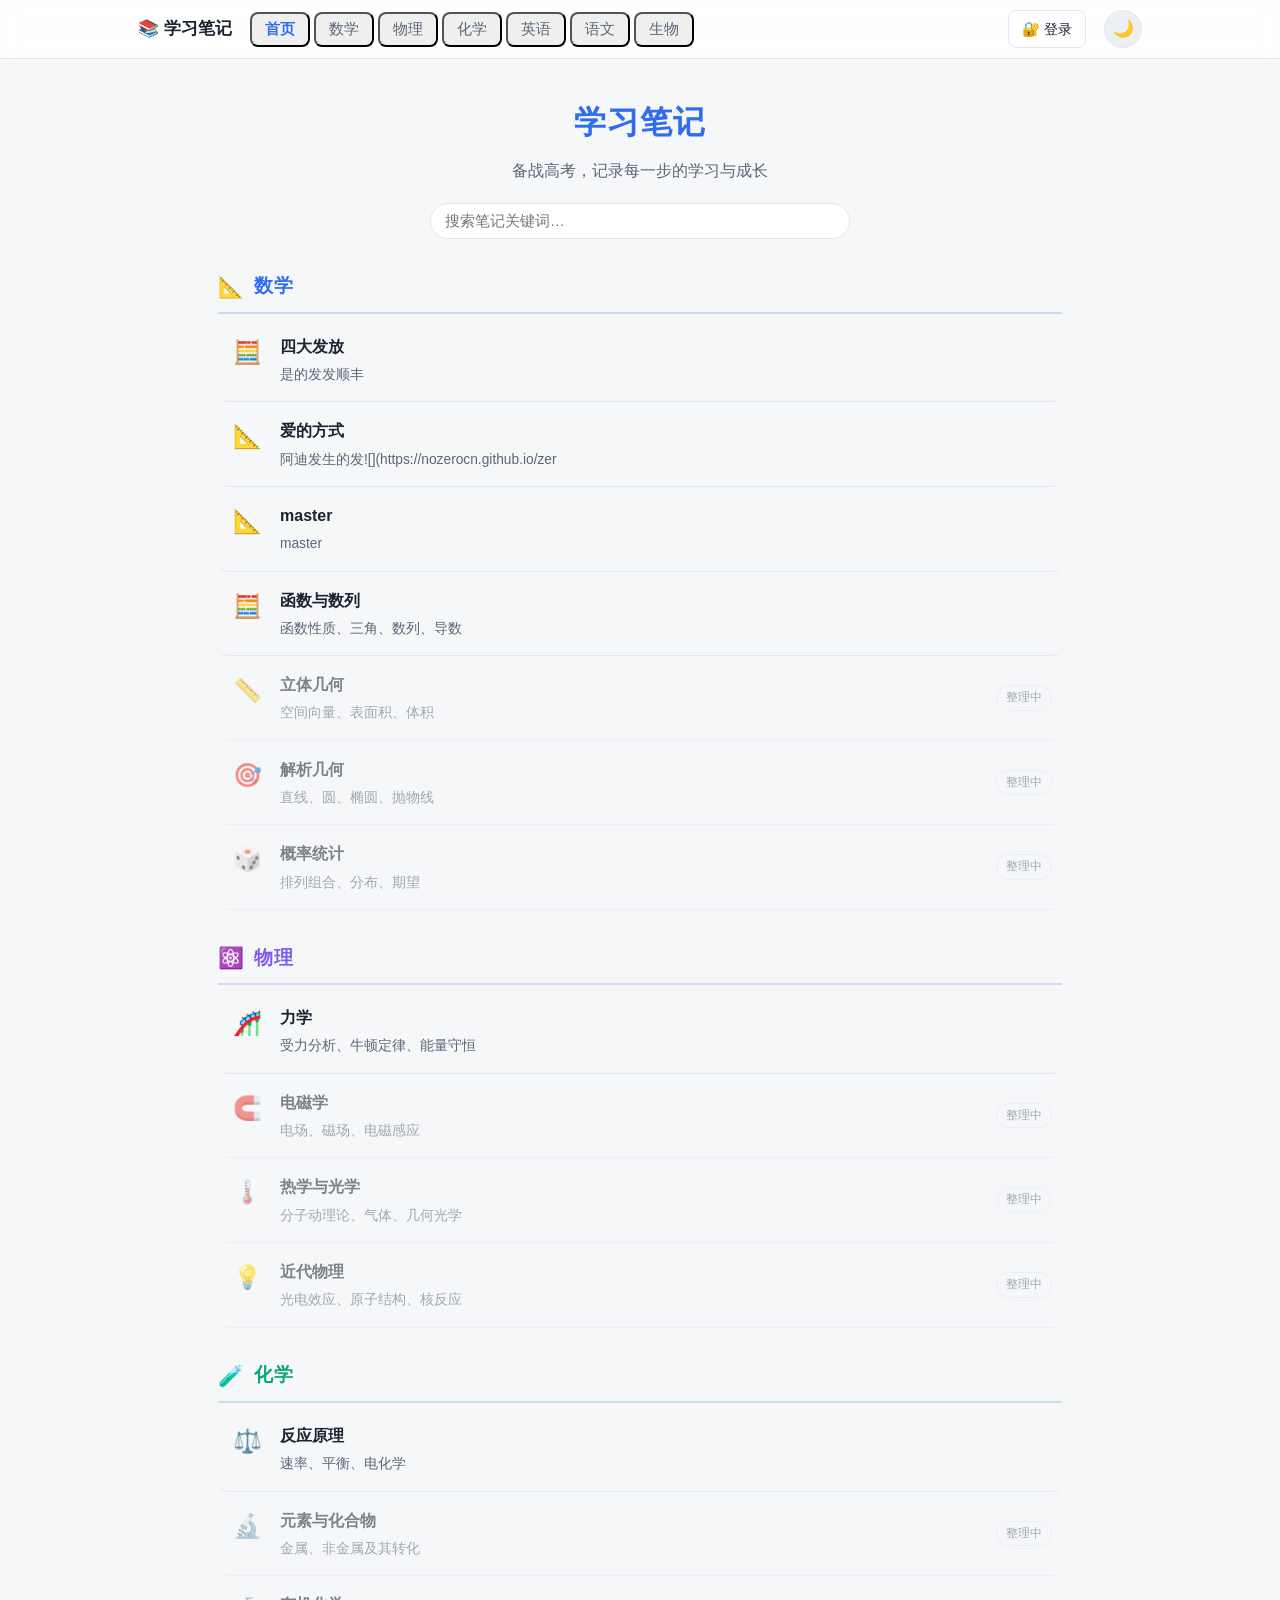
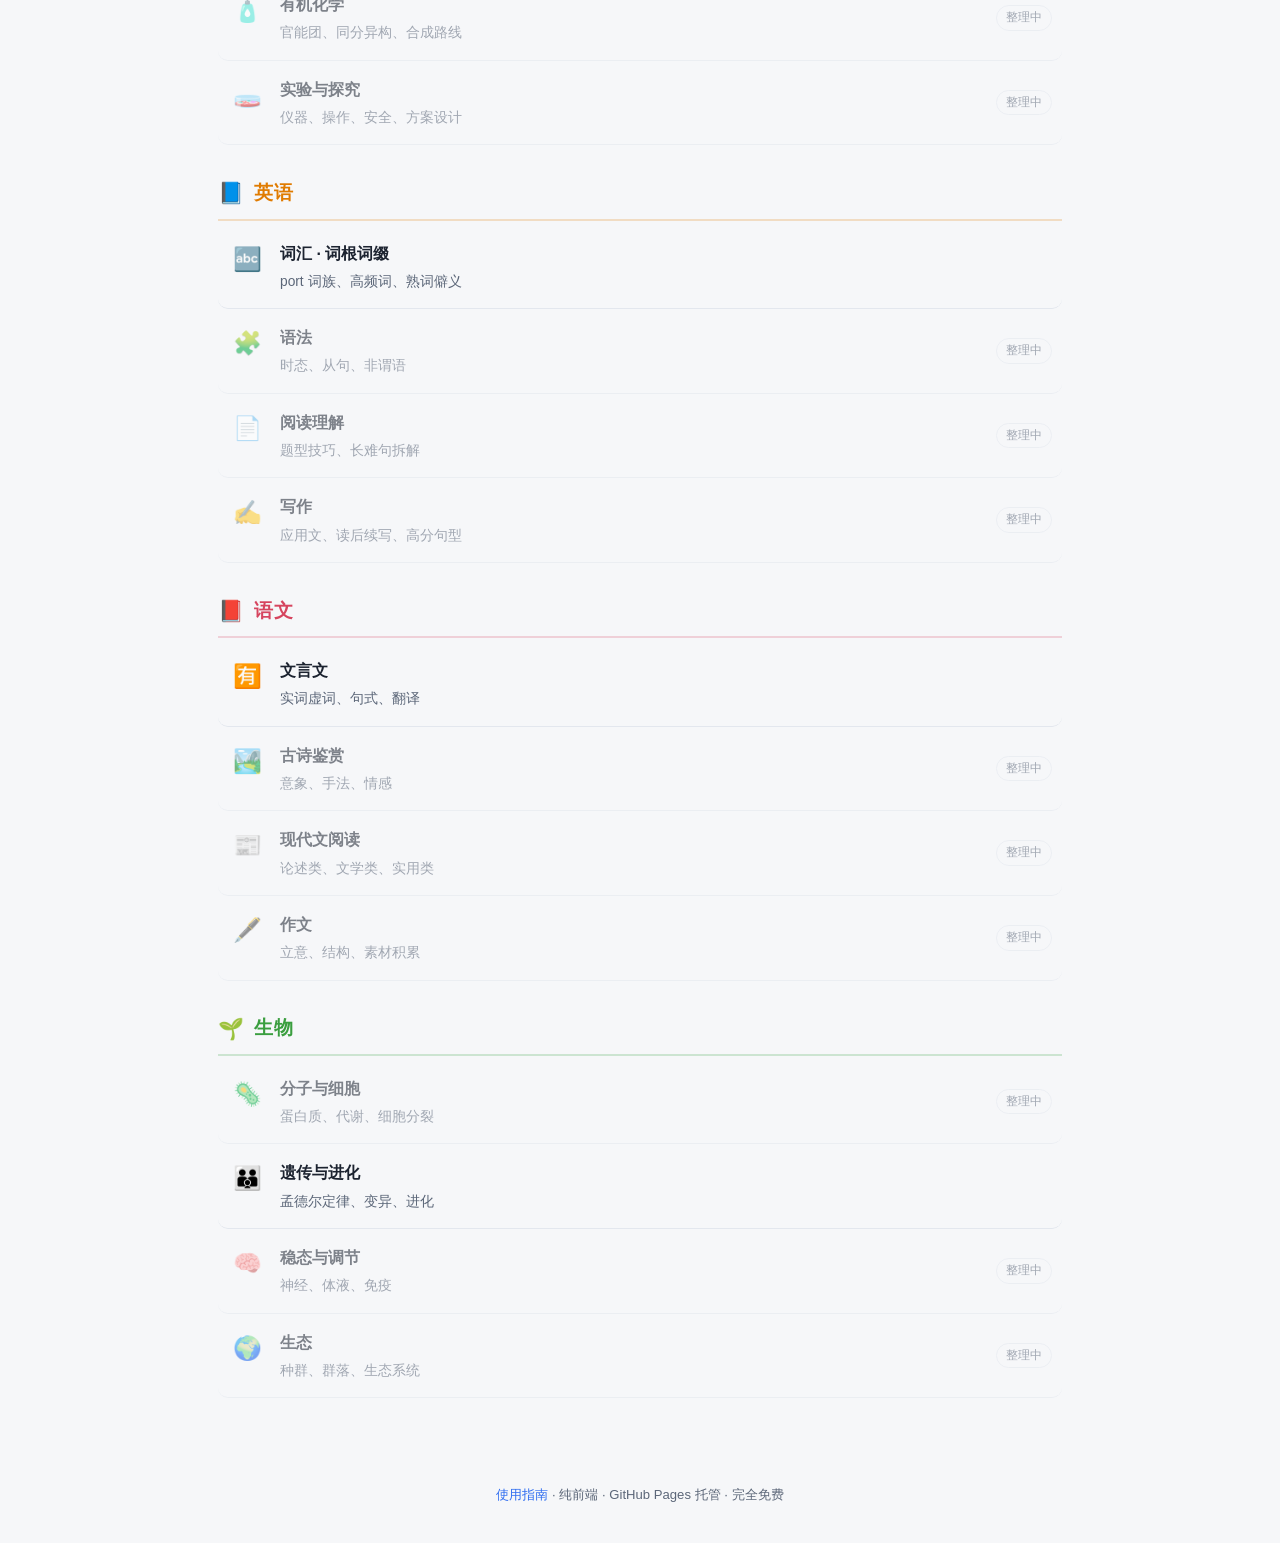
<file: index.html>
<!DOCTYPE html>
<html lang="zh-CN" data-theme="light">
<head>
<meta charset="UTF-8">
<meta name="viewport" content="width=device-width, initial-scale=1.0">
<title>学习笔记</title>
<meta name="description" content="个人学习笔记站：数学、物理、化学、英语、语文、生物">
<script>const t=localStorage.getItem('theme');if(t)document.documentElement.setAttribute('data-theme',t);</script>
<link rel="stylesheet" href="./assets/style.css">
</head>
<body>
<nav class="nav">
  <div class="nav-inner">
    <a class="brand" href="./index.html">📚 学习笔记</a>
    <div class="nav-tabs" id="navTabs"></div>
    <span class="nav-auth" id="navAuth"></span>
    <a class="write-link" href="./submit.html">✍️ 写笔记</a>
    <button id="themeToggle" class="theme-btn" aria-label="切换主题" title="切换亮/暗色">🌙</button>
  </div>
</nav>

<main class="container">
  <section class="hero center" id="hero">
    <h1>学习笔记</h1>
    <p class="sub">备战高考，记录每一步的学习与成长</p>
    <input id="search" class="search wide" type="search" placeholder="搜索笔记关键词…" aria-label="搜索笔记">
  </section>

  <div id="sections"></div>
  <p id="empty" class="empty" hidden>没有找到匹配的笔记。</p>
</main>

<footer class="footer">
  <a href="./notes/welcome.html">使用指南</a> · 纯前端 · GitHub Pages 托管 · 完全免费
</footer>

<script>
/* 内嵌数据兜底：保证本地预览（file://）也能显示；线上以 fetch manifest.json 为准 */
window.EMBEDDED_MANIFEST = {"subjects":[{"id":"math","name":"数学","icon":"📐","color":"#2f6df0","notes":[{"icon":"🧮","slug":"math-algebra","title":"函数与数列","desc":"函数性质、三角、数列、导数"},{"icon":"📏","title":"立体几何","desc":"空间向量、表面积、体积"},{"icon":"🎯","title":"解析几何","desc":"直线、圆、椭圆、抛物线"},{"icon":"🎲","title":"概率统计","desc":"排列组合、分布、期望"}]},{"id":"physics","name":"物理","icon":"⚛️","color":"#7c5cf0","notes":[{"icon":"🎢","slug":"physics-mechanics","title":"力学","desc":"受力分析、牛顿定律、能量守恒"},{"icon":"🧲","title":"电磁学","desc":"电场、磁场、电磁感应"},{"icon":"🌡️","title":"热学与光学","desc":"分子动理论、气体、几何光学"},{"icon":"💡","title":"近代物理","desc":"光电效应、原子结构、核反应"}]},{"id":"chemistry","name":"化学","icon":"🧪","color":"#0fa57f","notes":[{"icon":"⚖️","slug":"chem-principles","title":"反应原理","desc":"速率、平衡、电化学"},{"icon":"🔬","title":"元素与化合物","desc":"金属、非金属及其转化"},{"icon":"🧴","title":"有机化学","desc":"官能团、同分异构、合成路线"},{"icon":"🧫","title":"实验与探究","desc":"仪器、操作、安全、方案设计"}]},{"id":"english","name":"英语","icon":"📘","color":"#e07b00","notes":[{"icon":"🔤","slug":"vocab-port","title":"词汇 · 词根词缀","desc":"port 词族、高频词、熟词僻义"},{"icon":"🧩","title":"语法","desc":"时态、从句、非谓语"},{"icon":"📄","title":"阅读理解","desc":"题型技巧、长难句拆解"},{"icon":"✍️","title":"写作","desc":"应用文、读后续写、高分句型"}]},{"id":"chinese","name":"语文","icon":"📕","color":"#d6455f","notes":[{"icon":"🈶","slug":"chinese-classical","title":"文言文","desc":"实词虚词、句式、翻译"},{"icon":"🏞️","title":"古诗鉴赏","desc":"意象、手法、情感"},{"icon":"📰","title":"现代文阅读","desc":"论述类、文学类、实用类"},{"icon":"🖋️","title":"作文","desc":"立意、结构、素材积累"}]},{"id":"biology","name":"生物","icon":"🌱","color":"#3a9e3f","notes":[{"icon":"🦠","title":"分子与细胞","desc":"蛋白质、代谢、细胞分裂"},{"icon":"👪","slug":"biology-genetics","title":"遗传与进化","desc":"孟德尔定律、变异、进化"},{"icon":"🧠","title":"稳态与调节","desc":"神经、体液、免疫"},{"icon":"🌍","title":"生态","desc":"种群、群落、生态系统"}]}]};
</script>
<script src="./assets/config.js"></script>
<script src="./assets/auth.js"></script>
<script src="./assets/theme.js"></script>
<script src="./assets/app.js"></script>
</body>
</html>
</file>
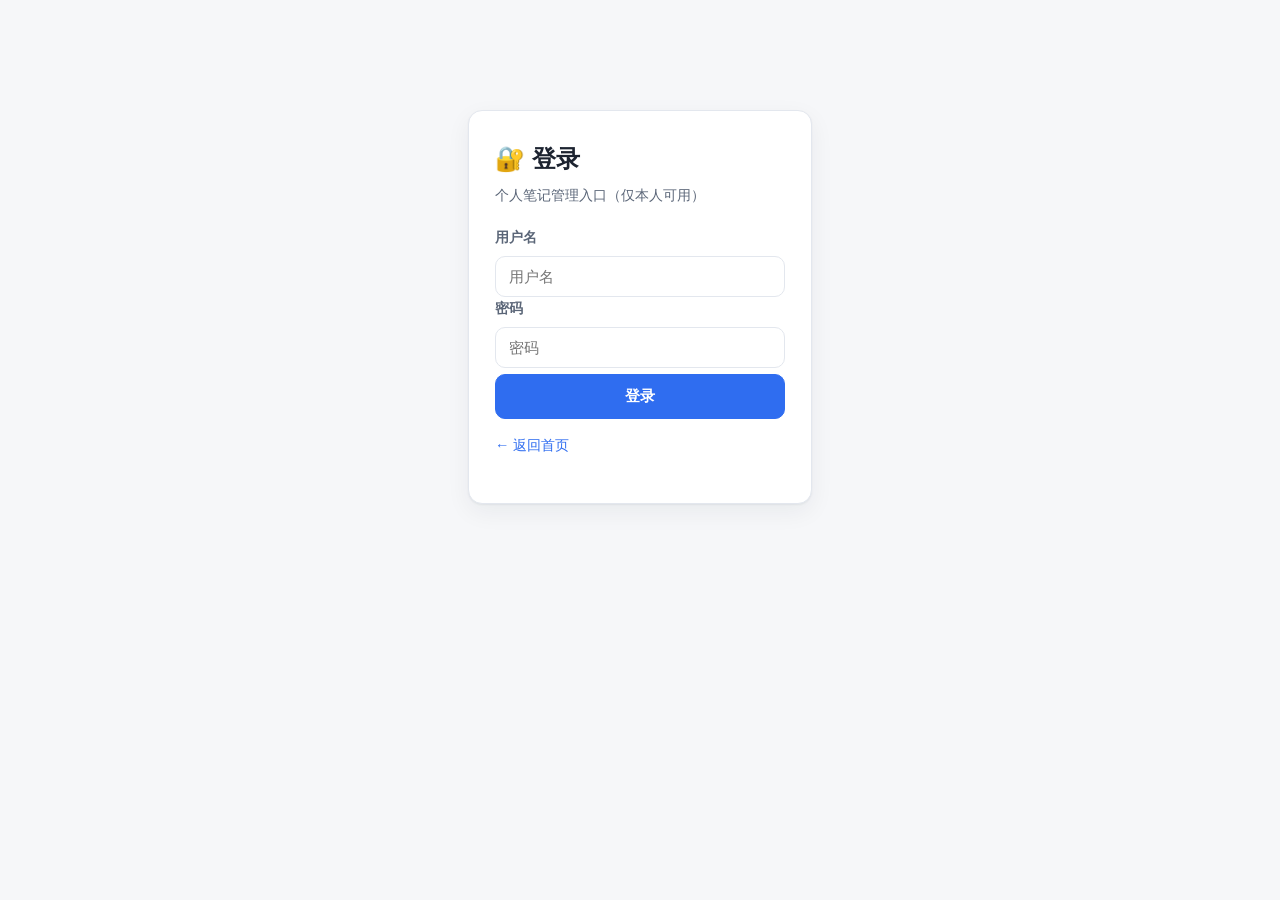
<file: login.html>
<!DOCTYPE html>
<html lang="zh-CN" data-theme="light">
<head>
<meta charset="UTF-8">
<meta name="viewport" content="width=device-width, initial-scale=1.0">
<title>登录 · 学习笔记</title>
<script>const t=localStorage.getItem('theme');if(t)document.documentElement.setAttribute('data-theme',t);</script>
<link rel="stylesheet" href="./assets/style.css">
</head>
<body>
<main class="container login-wrap">
  <div class="login-card">
    <h1>🔐 登录</h1>
    <p class="sub">个人笔记管理入口（仅本人可用）</p>
    <div class="field"><label>用户名</label><input id="u" autocomplete="username" placeholder="用户名"></div>
    <div class="field"><label>密码</label><input id="p" type="password" autocomplete="current-password" placeholder="密码"></div>
    <div class="status" id="st" style="display:none;"></div>
    <button class="btn btn-primary" id="go" style="width:100%;margin-top:6px;">登录</button>
    <a class="back" href="./index.html" style="margin-top:14px;display:inline-block;">← 返回首页</a>
  </div>
</main>
<script src="./assets/config.js"></script>
<script src="./assets/auth.js"></script>
<script src="./assets/theme.js"></script>
<script>
(function(){
  function st(m,t){ var e=document.getElementById('st'); e.className='status '+(t||'err'); e.innerHTML=m; e.style.display='block'; }
  function doLogin(){ var u=document.getElementById('u').value.trim(), p=document.getElementById('p').value;
    if(window.Auth && Auth.login(u,p)){ location.href='./submit.html'; }
    else { st('用户名或密码错误。','err'); } }
  document.getElementById('go').addEventListener('click', doLogin);
  document.getElementById('p').addEventListener('keydown', function(e){ if(e.key==='Enter') doLogin(); });
})();
</script>
</body>
</html>
</file>
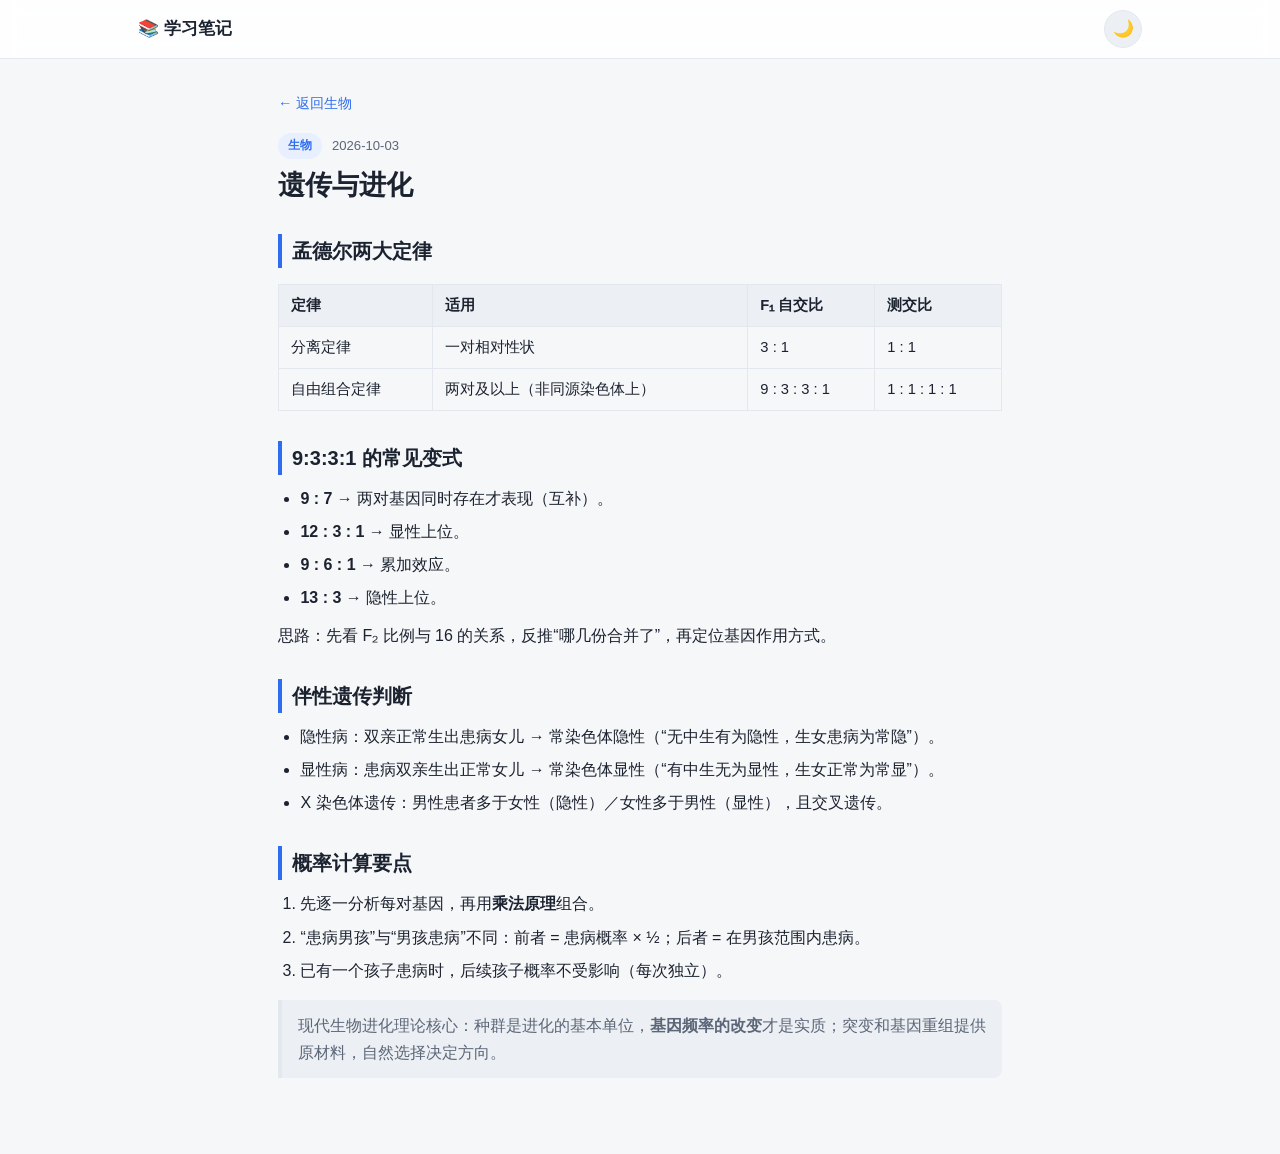
<file: notes/biology-genetics.html>
<!DOCTYPE html>
<html lang="zh-CN" data-theme="light">
<head>
<meta charset="UTF-8">
<meta name="viewport" content="width=device-width, initial-scale=1.0">
<title>生物 · 遗传与进化</title>
<meta name="description" content="孟德尔定律、伴性遗传、概率计算">
<script>const t=localStorage.getItem('theme');if(t)document.documentElement.setAttribute('data-theme',t);</script>
<link rel="stylesheet" href="../assets/style.css">
</head>
<body>
<header class="topbar">
  <div class="topbar-inner">
    <a class="brand" href="../index.html">📚 学习笔记</a>
    <button id="themeToggle" class="theme-btn" aria-label="切换主题" title="切换亮/暗色">🌙</button>
  </div>
</header>

<main class="container reading">
  <a class="back" href="../index.html#biology">← 返回生物</a>
  <article class="note">
    <div class="note-meta"><span class="card-cat">生物</span><span>2026-10-03</span></div>
    <h1>遗传与进化</h1>

    <h2>孟德尔两大定律</h2>
    <table>
      <thead><tr><th>定律</th><th>适用</th><th>F₁ 自交比</th><th>测交比</th></tr></thead>
      <tbody>
        <tr><td>分离定律</td><td>一对相对性状</td><td>3 : 1</td><td>1 : 1</td></tr>
        <tr><td>自由组合定律</td><td>两对及以上（非同源染色体上）</td><td>9 : 3 : 3 : 1</td><td>1 : 1 : 1 : 1</td></tr>
      </tbody>
    </table>

    <h2>9:3:3:1 的常见变式</h2>
    <ul>
      <li><strong>9 : 7</strong> → 两对基因同时存在才表现（互补）。</li>
      <li><strong>12 : 3 : 1</strong> → 显性上位。</li>
      <li><strong>9 : 6 : 1</strong> → 累加效应。</li>
      <li><strong>13 : 3</strong> → 隐性上位。</li>
    </ul>
    <p>思路：先看 F₂ 比例与 16 的关系，反推“哪几份合并了”，再定位基因作用方式。</p>

    <h2>伴性遗传判断</h2>
    <ul>
      <li>隐性病：双亲正常生出患病女儿 → 常染色体隐性（“无中生有为隐性，生女患病为常隐”）。</li>
      <li>显性病：患病双亲生出正常女儿 → 常染色体显性（“有中生无为显性，生女正常为常显”）。</li>
      <li>X 染色体遗传：男性患者多于女性（隐性）／女性多于男性（显性），且交叉遗传。</li>
    </ul>

    <h2>概率计算要点</h2>
    <ol>
      <li>先逐一分析每对基因，再用<strong>乘法原理</strong>组合。</li>
      <li>“患病男孩”与“男孩患病”不同：前者 = 患病概率 × ½；后者 = 在男孩范围内患病。</li>
      <li>已有一个孩子患病时，后续孩子概率不受影响（每次独立）。</li>
    </ol>

    <blockquote>现代生物进化理论核心：种群是进化的基本单位，<strong>基因频率的改变</strong>才是实质；突变和基因重组提供原材料，自然选择决定方向。</blockquote>
  </article>
</main>

<script src="../assets/theme.js"></script>
</body>
</html>
</file>
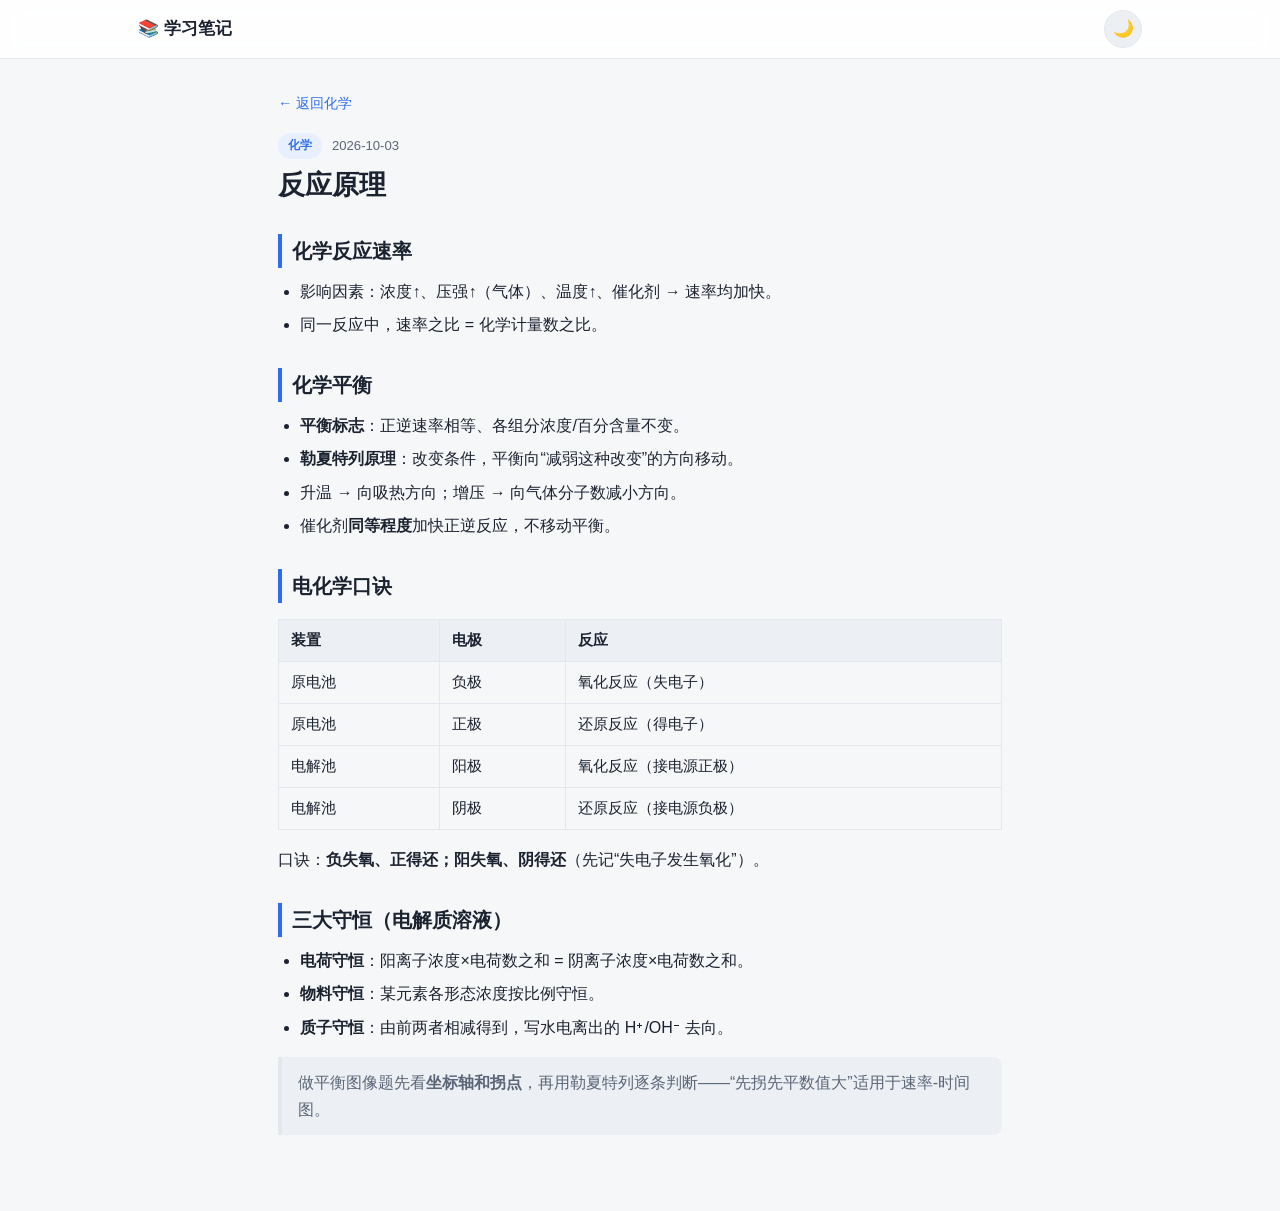
<file: notes/chem-principles.html>
<!DOCTYPE html>
<html lang="zh-CN" data-theme="light">
<head>
<meta charset="UTF-8">
<meta name="viewport" content="width=device-width, initial-scale=1.0">
<title>化学 · 反应原理</title>
<meta name="description" content="速率、平衡、电化学">
<script>const t=localStorage.getItem('theme');if(t)document.documentElement.setAttribute('data-theme',t);</script>
<link rel="stylesheet" href="../assets/style.css">
</head>
<body>
<header class="topbar">
  <div class="topbar-inner">
    <a class="brand" href="../index.html">📚 学习笔记</a>
    <button id="themeToggle" class="theme-btn" aria-label="切换主题" title="切换亮/暗色">🌙</button>
  </div>
</header>

<main class="container reading">
  <a class="back" href="../index.html#chemistry">← 返回化学</a>
  <article class="note">
    <div class="note-meta"><span class="card-cat">化学</span><span>2026-10-03</span></div>
    <h1>反应原理</h1>

    <h2>化学反应速率</h2>
    <ul>
      <li>影响因素：浓度↑、压强↑（气体）、温度↑、催化剂 → 速率均加快。</li>
      <li>同一反应中，速率之比 = 化学计量数之比。</li>
    </ul>

    <h2>化学平衡</h2>
    <ul>
      <li><strong>平衡标志</strong>：正逆速率相等、各组分浓度/百分含量不变。</li>
      <li><strong>勒夏特列原理</strong>：改变条件，平衡向“减弱这种改变”的方向移动。</li>
      <li>升温 → 向吸热方向；增压 → 向气体分子数减小方向。</li>
      <li>催化剂<strong>同等程度</strong>加快正逆反应，不移动平衡。</li>
    </ul>

    <h2>电化学口诀</h2>
    <table>
      <thead><tr><th>装置</th><th>电极</th><th>反应</th></tr></thead>
      <tbody>
        <tr><td>原电池</td><td>负极</td><td>氧化反应（失电子）</td></tr>
        <tr><td>原电池</td><td>正极</td><td>还原反应（得电子）</td></tr>
        <tr><td>电解池</td><td>阳极</td><td>氧化反应（接电源正极）</td></tr>
        <tr><td>电解池</td><td>阴极</td><td>还原反应（接电源负极）</td></tr>
      </tbody>
    </table>
    <p>口诀：<strong>负失氧、正得还；阳失氧、阴得还</strong>（先记“失电子发生氧化”）。</p>

    <h2>三大守恒（电解质溶液）</h2>
    <ul>
      <li><strong>电荷守恒</strong>：阳离子浓度×电荷数之和 = 阴离子浓度×电荷数之和。</li>
      <li><strong>物料守恒</strong>：某元素各形态浓度按比例守恒。</li>
      <li><strong>质子守恒</strong>：由前两者相减得到，写水电离出的 H⁺/OH⁻ 去向。</li>
    </ul>

    <blockquote>做平衡图像题先看<strong>坐标轴和拐点</strong>，再用勒夏特列逐条判断——“先拐先平数值大”适用于速率-时间图。</blockquote>
  </article>
</main>

<script src="../assets/theme.js"></script>
</body>
</html>
</file>
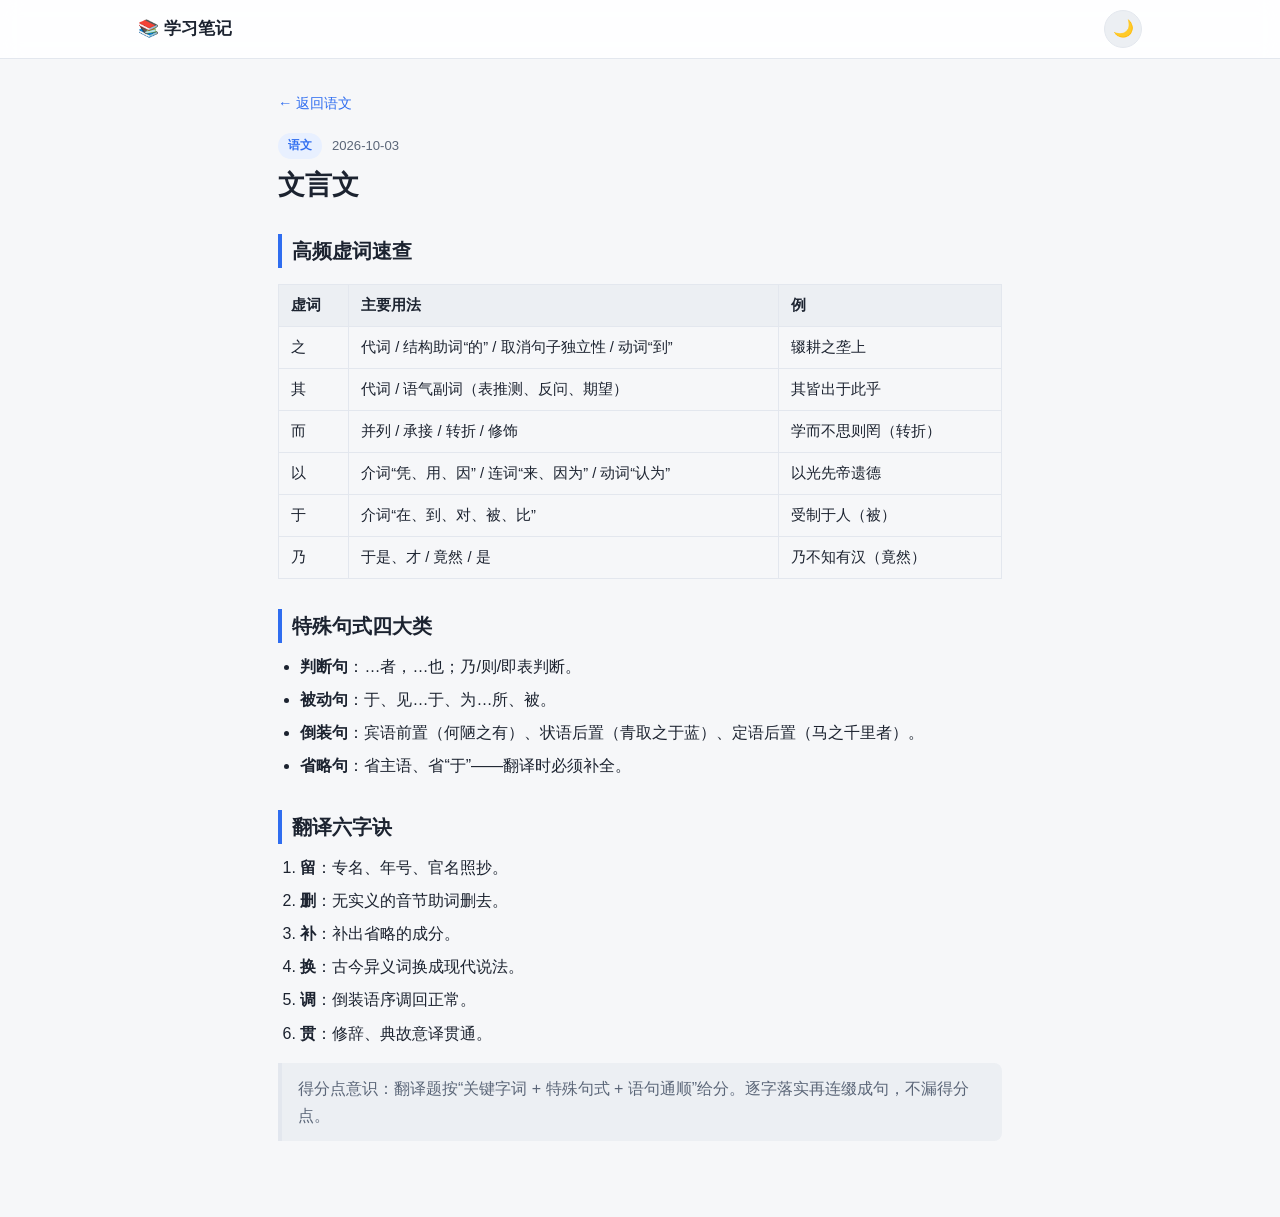
<file: notes/chinese-classical.html>
<!DOCTYPE html>
<html lang="zh-CN" data-theme="light">
<head>
<meta charset="UTF-8">
<meta name="viewport" content="width=device-width, initial-scale=1.0">
<title>语文 · 文言文</title>
<meta name="description" content="实词虚词、句式、翻译">
<script>const t=localStorage.getItem('theme');if(t)document.documentElement.setAttribute('data-theme',t);</script>
<link rel="stylesheet" href="../assets/style.css">
</head>
<body>
<header class="topbar">
  <div class="topbar-inner">
    <a class="brand" href="../index.html">📚 学习笔记</a>
    <button id="themeToggle" class="theme-btn" aria-label="切换主题" title="切换亮/暗色">🌙</button>
  </div>
</header>

<main class="container reading">
  <a class="back" href="../index.html#chinese">← 返回语文</a>
  <article class="note">
    <div class="note-meta"><span class="card-cat">语文</span><span>2026-10-03</span></div>
    <h1>文言文</h1>

    <h2>高频虚词速查</h2>
    <table>
      <thead><tr><th>虚词</th><th>主要用法</th><th>例</th></tr></thead>
      <tbody>
        <tr><td>之</td><td>代词 / 结构助词“的” / 取消句子独立性 / 动词“到”</td><td>辍耕之垄上</td></tr>
        <tr><td>其</td><td>代词 / 语气副词（表推测、反问、期望）</td><td>其皆出于此乎</td></tr>
        <tr><td>而</td><td>并列 / 承接 / 转折 / 修饰</td><td>学而不思则罔（转折）</td></tr>
        <tr><td>以</td><td>介词“凭、用、因” / 连词“来、因为” / 动词“认为”</td><td>以光先帝遗德</td></tr>
        <tr><td>于</td><td>介词“在、到、对、被、比”</td><td>受制于人（被）</td></tr>
        <tr><td>乃</td><td>于是、才 / 竟然 / 是</td><td>乃不知有汉（竟然）</td></tr>
      </tbody>
    </table>

    <h2>特殊句式四大类</h2>
    <ul>
      <li><strong>判断句</strong>：…者，…也；乃/则/即表判断。</li>
      <li><strong>被动句</strong>：于、见…于、为…所、被。</li>
      <li><strong>倒装句</strong>：宾语前置（何陋之有）、状语后置（青取之于蓝）、定语后置（马之千里者）。</li>
      <li><strong>省略句</strong>：省主语、省“于”——翻译时必须补全。</li>
    </ul>

    <h2>翻译六字诀</h2>
    <ol>
      <li><strong>留</strong>：专名、年号、官名照抄。</li>
      <li><strong>删</strong>：无实义的音节助词删去。</li>
      <li><strong>补</strong>：补出省略的成分。</li>
      <li><strong>换</strong>：古今异义词换成现代说法。</li>
      <li><strong>调</strong>：倒装语序调回正常。</li>
      <li><strong>贯</strong>：修辞、典故意译贯通。</li>
    </ol>

    <blockquote>得分点意识：翻译题按“关键字词 + 特殊句式 + 语句通顺”给分。逐字落实再连缀成句，不漏得分点。</blockquote>
  </article>
</main>

<script src="../assets/theme.js"></script>
</body>
</html>
</file>
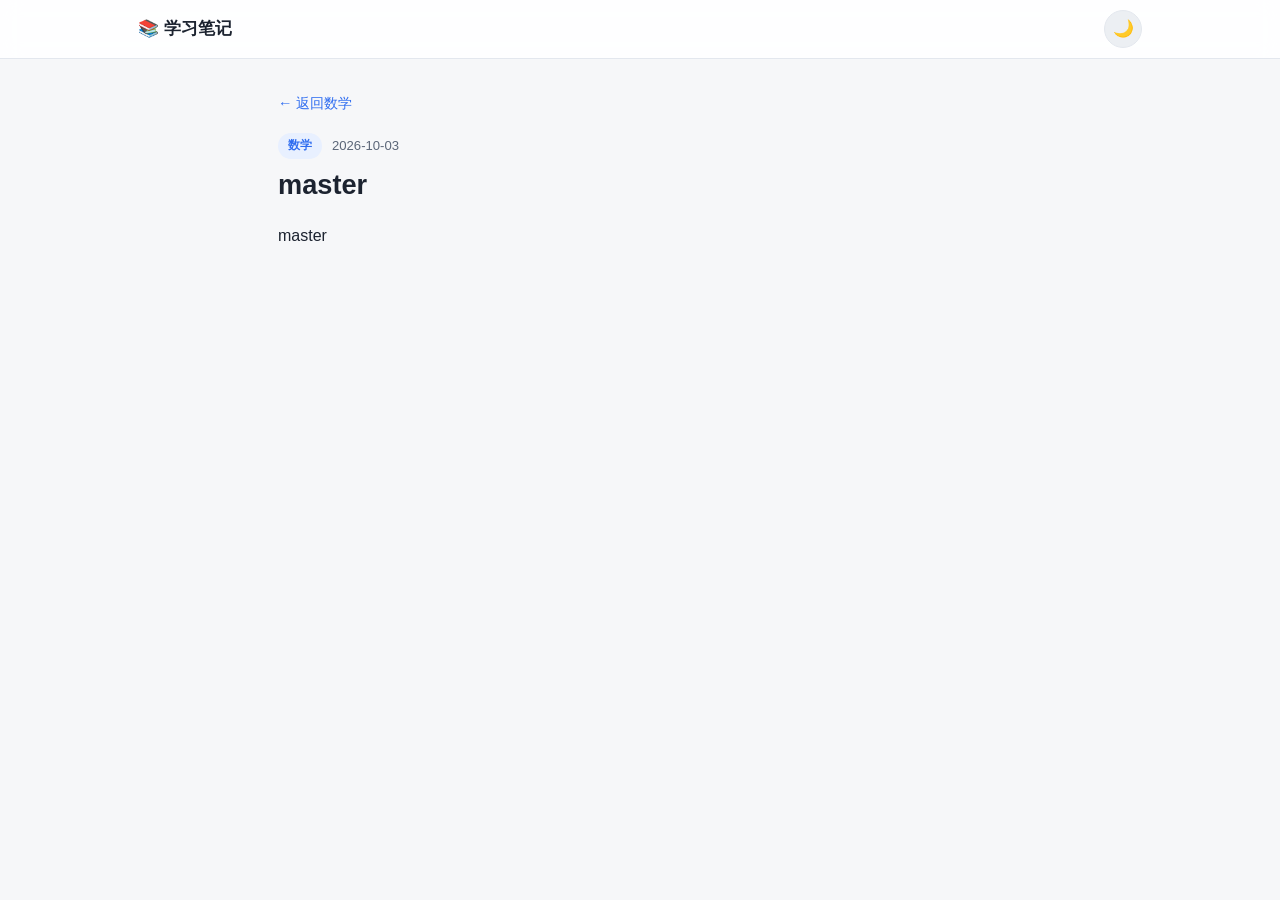
<file: notes/master.html>
<!DOCTYPE html>
<html lang="zh-CN" data-theme="light">
<head>
<meta charset="UTF-8">
<meta name="viewport" content="width=device-width, initial-scale=1.0">
<title>master</title>
<script>const t=localStorage.getItem("theme");if(t)document.documentElement.setAttribute("data-theme",t);</script>
<link rel="stylesheet" href="../assets/style.css">
</head>
<body>
<header class="topbar"><div class="topbar-inner"><a class="brand" href="../index.html">📚 学习笔记</a><button id="themeToggle" class="theme-btn" aria-label="切换主题">🌙</button></div></header>
<main class="container reading"><a class="back" href="../index.html#math">← 返回数学</a>
<article class="note"><div class="note-meta"><span class="card-cat">数学</span><span>2026-10-03</span></div>
<h1>master</h1>
<p>master</p>

</article></main>
<script src="../assets/theme.js"></script>
</body></html>
</file>
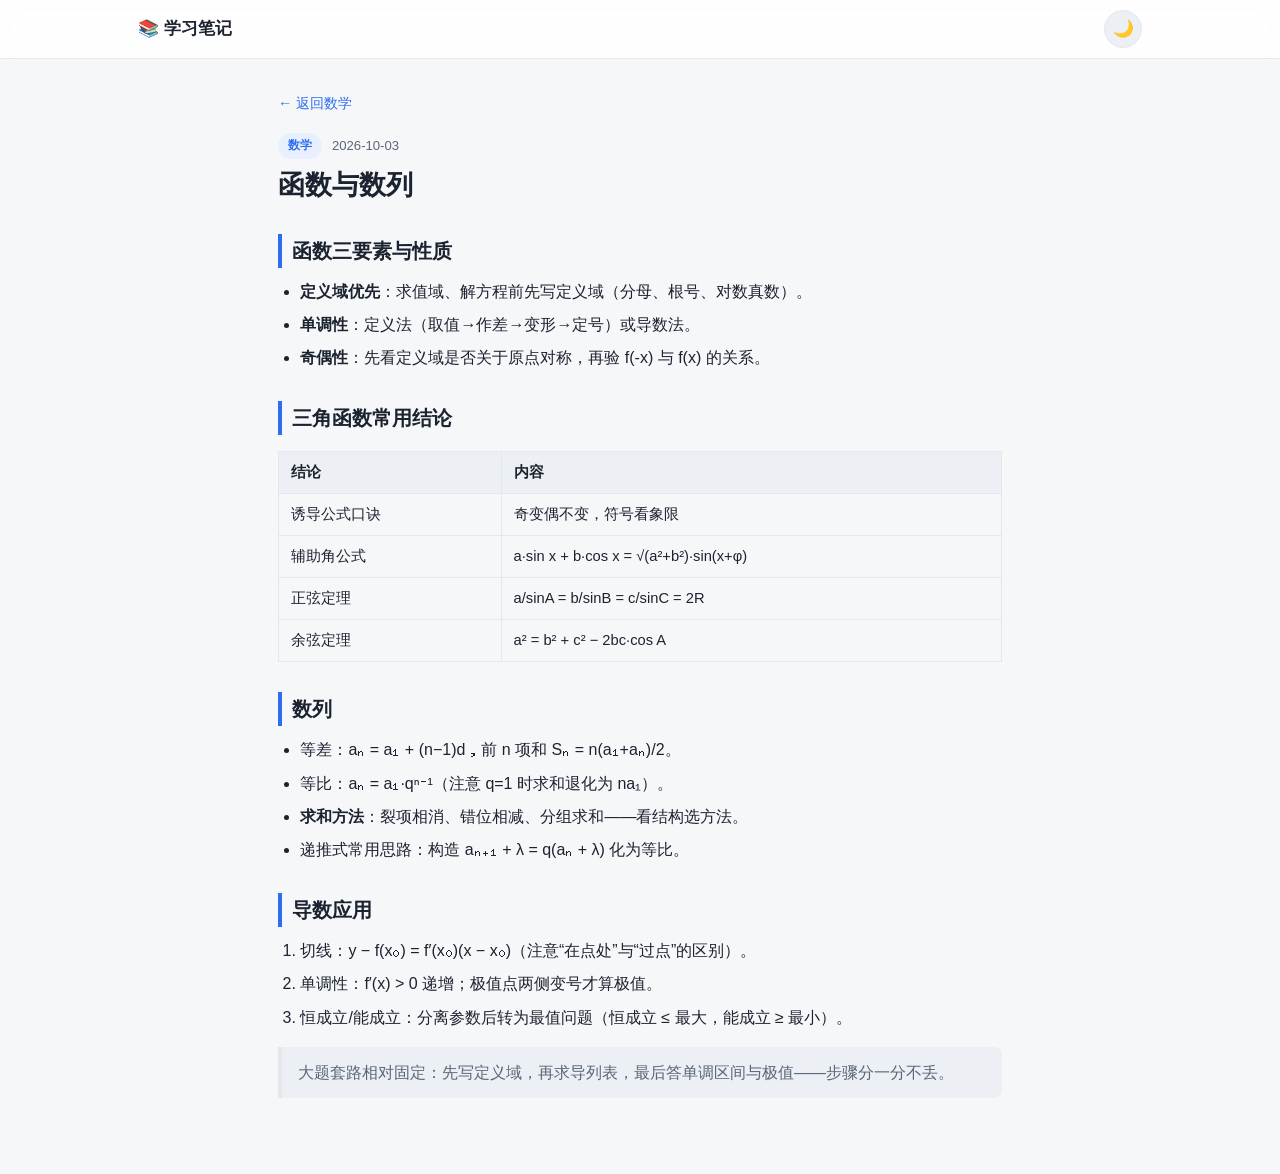
<file: notes/math-algebra.html>
<!DOCTYPE html>
<html lang="zh-CN" data-theme="light">
<head>
<meta charset="UTF-8">
<meta name="viewport" content="width=device-width, initial-scale=1.0">
<title>数学 · 函数与数列</title>
<meta name="description" content="函数性质、三角、数列、导数">
<script>const t=localStorage.getItem('theme');if(t)document.documentElement.setAttribute('data-theme',t);</script>
<link rel="stylesheet" href="../assets/style.css">
</head>
<body>
<header class="topbar">
  <div class="topbar-inner">
    <a class="brand" href="../index.html">📚 学习笔记</a>
    <button id="themeToggle" class="theme-btn" aria-label="切换主题" title="切换亮/暗色">🌙</button>
  </div>
</header>

<main class="container reading">
  <a class="back" href="../index.html#math">← 返回数学</a>
  <article class="note">
    <div class="note-meta"><span class="card-cat">数学</span><span>2026-10-03</span></div>
    <h1>函数与数列</h1>

    <h2>函数三要素与性质</h2>
    <ul>
      <li><strong>定义域优先</strong>：求值域、解方程前先写定义域（分母、根号、对数真数）。</li>
      <li><strong>单调性</strong>：定义法（取值→作差→变形→定号）或导数法。</li>
      <li><strong>奇偶性</strong>：先看定义域是否关于原点对称，再验 f(-x) 与 f(x) 的关系。</li>
    </ul>

    <h2>三角函数常用结论</h2>
    <table>
      <thead><tr><th>结论</th><th>内容</th></tr></thead>
      <tbody>
        <tr><td>诱导公式口诀</td><td>奇变偶不变，符号看象限</td></tr>
        <tr><td>辅助角公式</td><td>a·sin x + b·cos x = √(a²+b²)·sin(x+φ)</td></tr>
        <tr><td>正弦定理</td><td>a/sinA = b/sinB = c/sinC = 2R</td></tr>
        <tr><td>余弦定理</td><td>a² = b² + c² − 2bc·cos A</td></tr>
      </tbody>
    </table>

    <h2>数列</h2>
    <ul>
      <li>等差：aₙ = a₁ + (n−1)d，前 n 项和 Sₙ = n(a₁+aₙ)/2。</li>
      <li>等比：aₙ = a₁·qⁿ⁻¹（注意 q=1 时求和退化为 na₁）。</li>
      <li><strong>求和方法</strong>：裂项相消、错位相减、分组求和——看结构选方法。</li>
      <li>递推式常用思路：构造 aₙ₊₁ + λ = q(aₙ + λ) 化为等比。</li>
    </ul>

    <h2>导数应用</h2>
    <ol>
      <li>切线：y − f(x₀) = f′(x₀)(x − x₀)（注意“在点处”与“过点”的区别）。</li>
      <li>单调性：f′(x) &gt; 0 递增；极值点两侧变号才算极值。</li>
      <li>恒成立/能成立：分离参数后转为最值问题（恒成立 ≤ 最大，能成立 ≥ 最小）。</li>
    </ol>

    <blockquote>大题套路相对固定：先写定义域，再求导列表，最后答单调区间与极值——步骤分一分不丢。</blockquote>
  </article>
</main>

<script src="../assets/theme.js"></script>
</body>
</html>
</file>
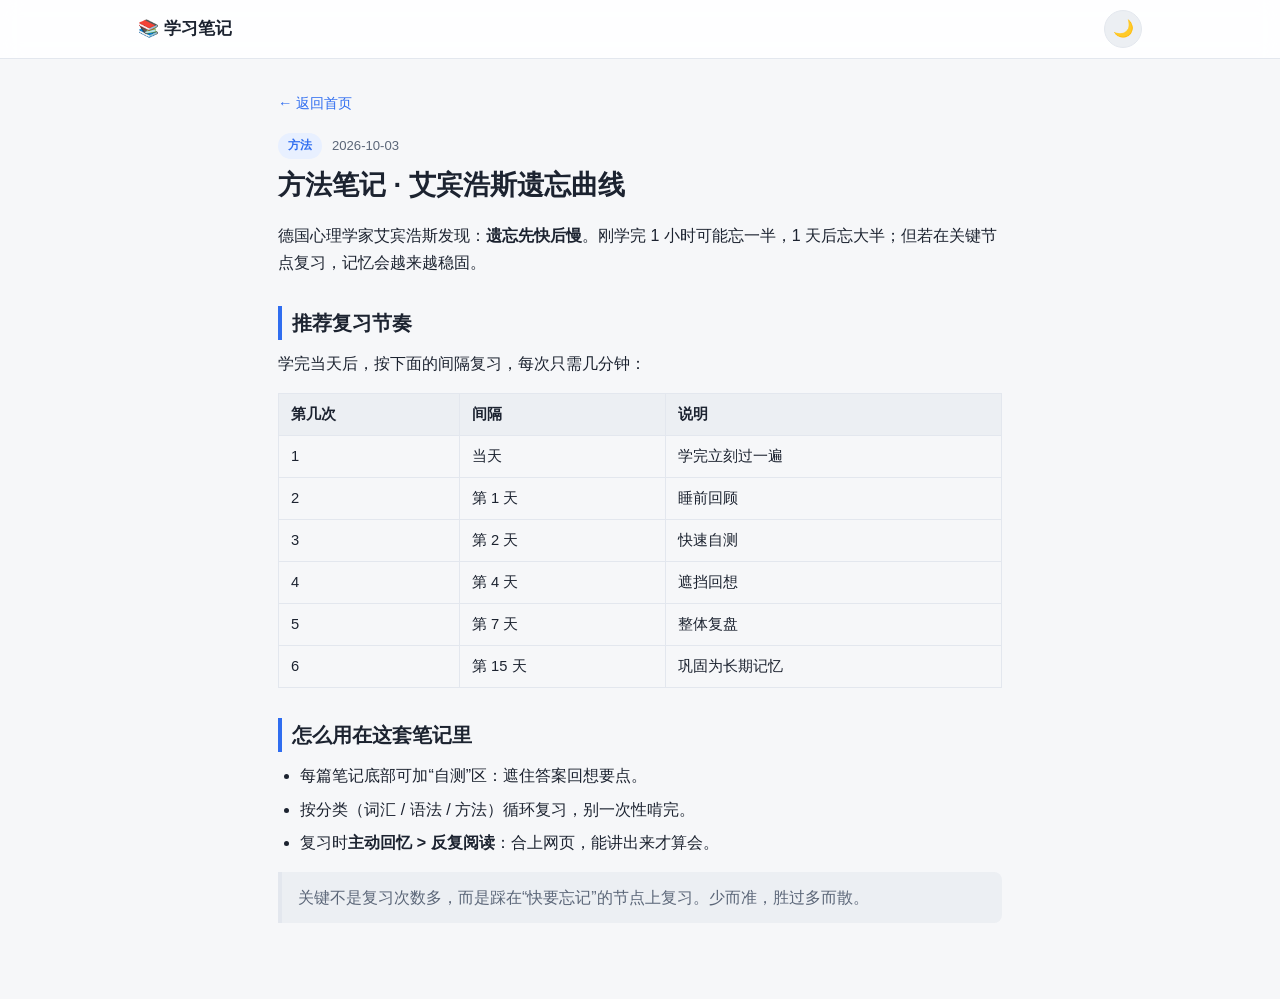
<file: notes/method-spaced.html>
<!DOCTYPE html>
<html lang="zh-CN" data-theme="light">
<head>
<meta charset="UTF-8">
<meta name="viewport" content="width=device-width, initial-scale=1.0">
<title>方法笔记 · 艾宾浩斯遗忘曲线</title>
<meta name="description" content="科学复习节奏：艾宾浩斯遗忘曲线">
<script>const t=localStorage.getItem('theme');if(t)document.documentElement.setAttribute('data-theme',t);</script>
<link rel="stylesheet" href="../assets/style.css">
</head>
<body>
<header class="topbar">
  <div class="topbar-inner">
    <a class="brand" href="../index.html">📚 学习笔记</a>
    <button id="themeToggle" class="theme-btn" aria-label="切换主题" title="切换亮/暗色">🌙</button>
  </div>
</header>

<main class="container reading">
  <a class="back" href="../index.html">← 返回首页</a>
  <article class="note">
    <div class="note-meta"><span class="card-cat">方法</span><span>2026-10-03</span></div>
    <h1>方法笔记 · 艾宾浩斯遗忘曲线</h1>

    <p>德国心理学家艾宾浩斯发现：<strong>遗忘先快后慢</strong>。刚学完 1 小时可能忘一半，1 天后忘大半；但若在关键节点复习，记忆会越来越稳固。</p>

    <h2>推荐复习节奏</h2>
    <p>学完当天后，按下面的间隔复习，每次只需几分钟：</p>
    <table>
      <thead><tr><th>第几次</th><th>间隔</th><th>说明</th></tr></thead>
      <tbody>
        <tr><td>1</td><td>当天</td><td>学完立刻过一遍</td></tr>
        <tr><td>2</td><td>第 1 天</td><td>睡前回顾</td></tr>
        <tr><td>3</td><td>第 2 天</td><td>快速自测</td></tr>
        <tr><td>4</td><td>第 4 天</td><td>遮挡回想</td></tr>
        <tr><td>5</td><td>第 7 天</td><td>整体复盘</td></tr>
        <tr><td>6</td><td>第 15 天</td><td>巩固为长期记忆</td></tr>
      </tbody>
    </table>

    <h2>怎么用在这套笔记里</h2>
    <ul>
      <li>每篇笔记底部可加“自测”区：遮住答案回想要点。</li>
      <li>按分类（词汇 / 语法 / 方法）循环复习，别一次性啃完。</li>
      <li>复习时<strong>主动回忆 &gt; 反复阅读</strong>：合上网页，能讲出来才算会。</li>
    </ul>

    <blockquote>关键不是复习次数多，而是踩在“快要忘记”的节点上复习。少而准，胜过多而散。</blockquote>
  </article>
</main>

<script src="../assets/theme.js"></script>
</body>
</html>
</file>
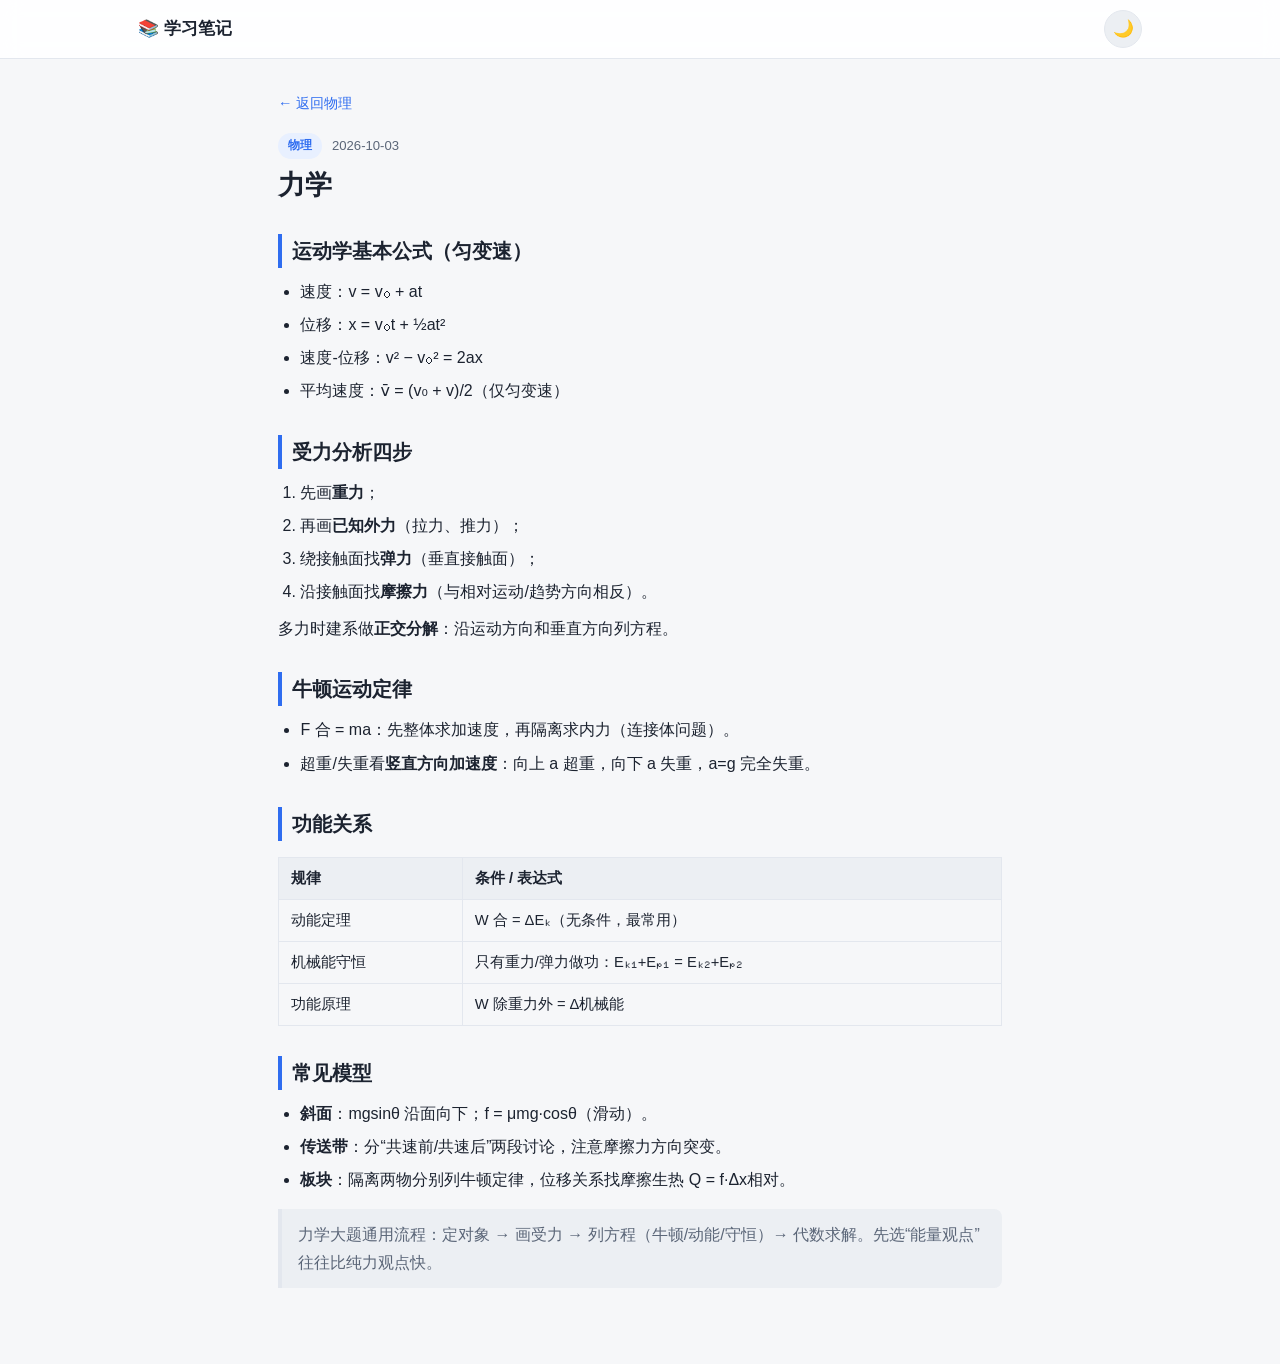
<file: notes/physics-mechanics.html>
<!DOCTYPE html>
<html lang="zh-CN" data-theme="light">
<head>
<meta charset="UTF-8">
<meta name="viewport" content="width=device-width, initial-scale=1.0">
<title>物理 · 力学</title>
<meta name="description" content="受力分析、牛顿定律、能量守恒">
<script>const t=localStorage.getItem('theme');if(t)document.documentElement.setAttribute('data-theme',t);</script>
<link rel="stylesheet" href="../assets/style.css">
</head>
<body>
<header class="topbar">
  <div class="topbar-inner">
    <a class="brand" href="../index.html">📚 学习笔记</a>
    <button id="themeToggle" class="theme-btn" aria-label="切换主题" title="切换亮/暗色">🌙</button>
  </div>
</header>

<main class="container reading">
  <a class="back" href="../index.html#physics">← 返回物理</a>
  <article class="note">
    <div class="note-meta"><span class="card-cat">物理</span><span>2026-10-03</span></div>
    <h1>力学</h1>

    <h2>运动学基本公式（匀变速）</h2>
    <ul>
      <li>速度：v = v₀ + at</li>
      <li>位移：x = v₀t + ½at²</li>
      <li>速度-位移：v² − v₀² = 2ax</li>
      <li>平均速度：v̄ = (v₀ + v)/2（仅匀变速）</li>
    </ul>

    <h2>受力分析四步</h2>
    <ol>
      <li>先画<strong>重力</strong>；</li>
      <li>再画<strong>已知外力</strong>（拉力、推力）；</li>
      <li>绕接触面找<strong>弹力</strong>（垂直接触面）；</li>
      <li>沿接触面找<strong>摩擦力</strong>（与相对运动/趋势方向相反）。</li>
    </ol>
    <p>多力时建系做<strong>正交分解</strong>：沿运动方向和垂直方向列方程。</p>

    <h2>牛顿运动定律</h2>
    <ul>
      <li>F 合 = ma：先整体求加速度，再隔离求内力（连接体问题）。</li>
      <li>超重/失重看<strong>竖直方向加速度</strong>：向上 a 超重，向下 a 失重，a=g 完全失重。</li>
    </ul>

    <h2>功能关系</h2>
    <table>
      <thead><tr><th>规律</th><th>条件 / 表达式</th></tr></thead>
      <tbody>
        <tr><td>动能定理</td><td>W 合 = ΔEₖ（无条件，最常用）</td></tr>
        <tr><td>机械能守恒</td><td>只有重力/弹力做功：Eₖ₁+Eₚ₁ = Eₖ₂+Eₚ₂</td></tr>
        <tr><td>功能原理</td><td>W 除重力外 = Δ机械能</td></tr>
      </tbody>
    </table>

    <h2>常见模型</h2>
    <ul>
      <li><strong>斜面</strong>：mgsinθ 沿面向下；f = μmg·cosθ（滑动）。</li>
      <li><strong>传送带</strong>：分“共速前/共速后”两段讨论，注意摩擦力方向突变。</li>
      <li><strong>板块</strong>：隔离两物分别列牛顿定律，位移关系找摩擦生热 Q = f·Δx相对。</li>
    </ul>

    <blockquote>力学大题通用流程：定对象 → 画受力 → 列方程（牛顿/动能/守恒）→ 代数求解。先选“能量观点”往往比纯力观点快。</blockquote>
  </article>
</main>

<script src="../assets/theme.js"></script>
</body>
</html>
</file>
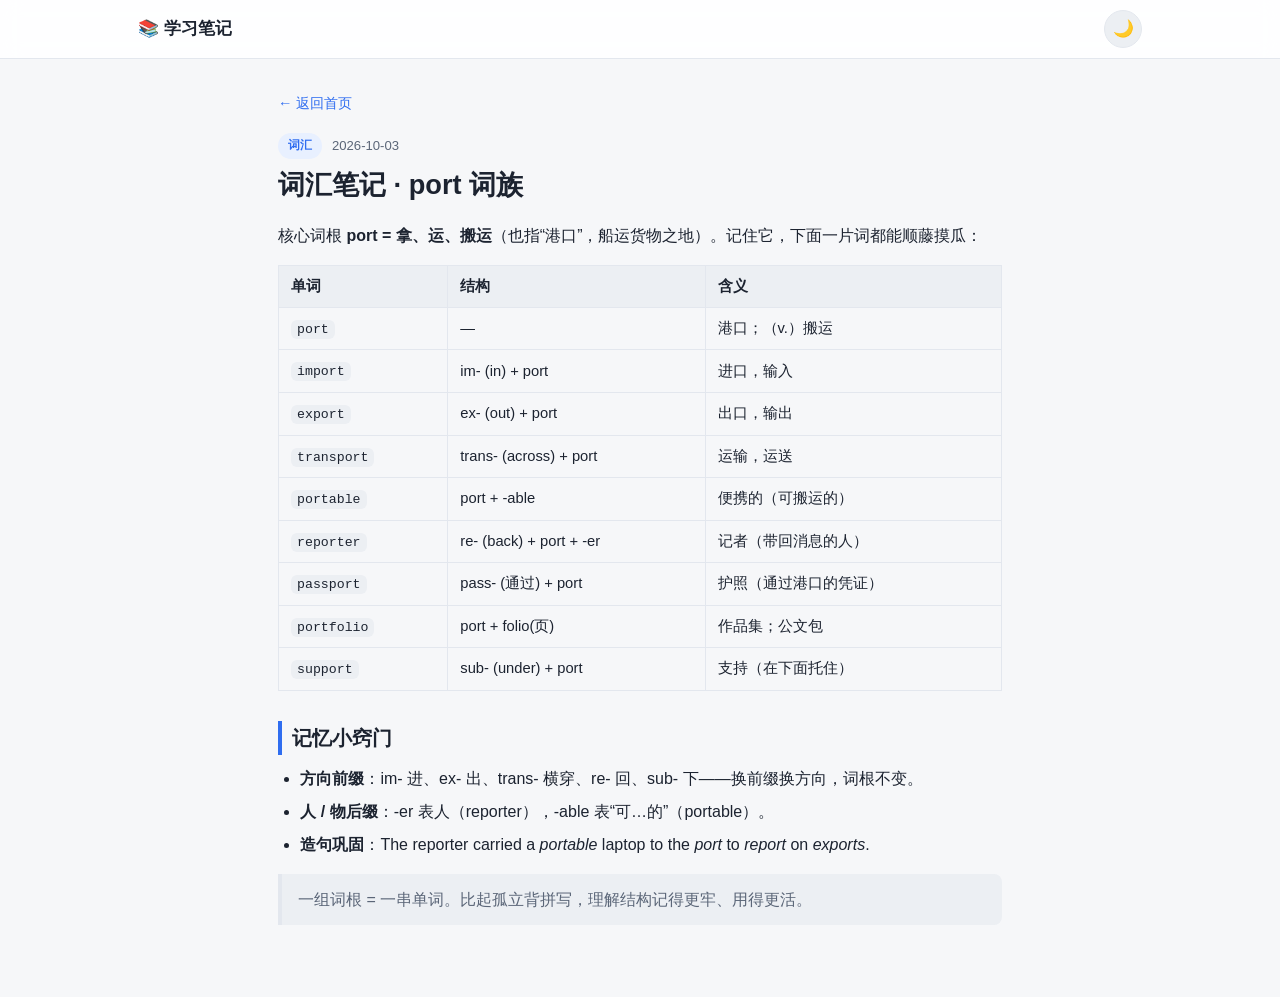
<file: notes/vocab-port.html>
<!DOCTYPE html>
<html lang="zh-CN" data-theme="light">
<head>
<meta charset="UTF-8">
<meta name="viewport" content="width=device-width, initial-scale=1.0">
<title>词汇笔记 · port 词族</title>
<meta name="description" content="port 词根词族记忆">
<script>const t=localStorage.getItem('theme');if(t)document.documentElement.setAttribute('data-theme',t);</script>
<link rel="stylesheet" href="../assets/style.css">
</head>
<body>
<header class="topbar">
  <div class="topbar-inner">
    <a class="brand" href="../index.html">📚 学习笔记</a>
    <button id="themeToggle" class="theme-btn" aria-label="切换主题" title="切换亮/暗色">🌙</button>
  </div>
</header>

<main class="container reading">
  <a class="back" href="../index.html">← 返回首页</a>
  <article class="note">
    <div class="note-meta"><span class="card-cat">词汇</span><span>2026-10-03</span></div>
    <h1>词汇笔记 · port 词族</h1>

    <p>核心词根 <strong>port = 拿、运、搬运</strong>（也指“港口”，船运货物之地）。记住它，下面一片词都能顺藤摸瓜：</p>

    <table>
      <thead><tr><th>单词</th><th>结构</th><th>含义</th></tr></thead>
      <tbody>
        <tr><td><code>port</code></td><td>—</td><td>港口；（v.）搬运</td></tr>
        <tr><td><code>import</code></td><td>im- (in) + port</td><td>进口，输入</td></tr>
        <tr><td><code>export</code></td><td>ex- (out) + port</td><td>出口，输出</td></tr>
        <tr><td><code>transport</code></td><td>trans- (across) + port</td><td>运输，运送</td></tr>
        <tr><td><code>portable</code></td><td>port + -able</td><td>便携的（可搬运的）</td></tr>
        <tr><td><code>reporter</code></td><td>re- (back) + port + -er</td><td>记者（带回消息的人）</td></tr>
        <tr><td><code>passport</code></td><td>pass- (通过) + port</td><td>护照（通过港口的凭证）</td></tr>
        <tr><td><code>portfolio</code></td><td>port + folio(页)</td><td>作品集；公文包</td></tr>
        <tr><td><code>support</code></td><td>sub- (under) + port</td><td>支持（在下面托住）</td></tr>
      </tbody>
    </table>

    <h2>记忆小窍门</h2>
    <ul>
      <li><strong>方向前缀</strong>：im- 进、ex- 出、trans- 横穿、re- 回、sub- 下——换前缀换方向，词根不变。</li>
      <li><strong>人 / 物后缀</strong>：-er 表人（reporter），-able 表“可…的”（portable）。</li>
      <li><strong>造句巩固</strong>：The reporter carried a <em>portable</em> laptop to the <em>port</em> to <em>report</em> on <em>exports</em>.</li>
    </ul>

    <blockquote>一组词根 = 一串单词。比起孤立背拼写，理解结构记得更牢、用得更活。</blockquote>
  </article>
</main>

<script src="../assets/theme.js"></script>
</body>
</html>
</file>
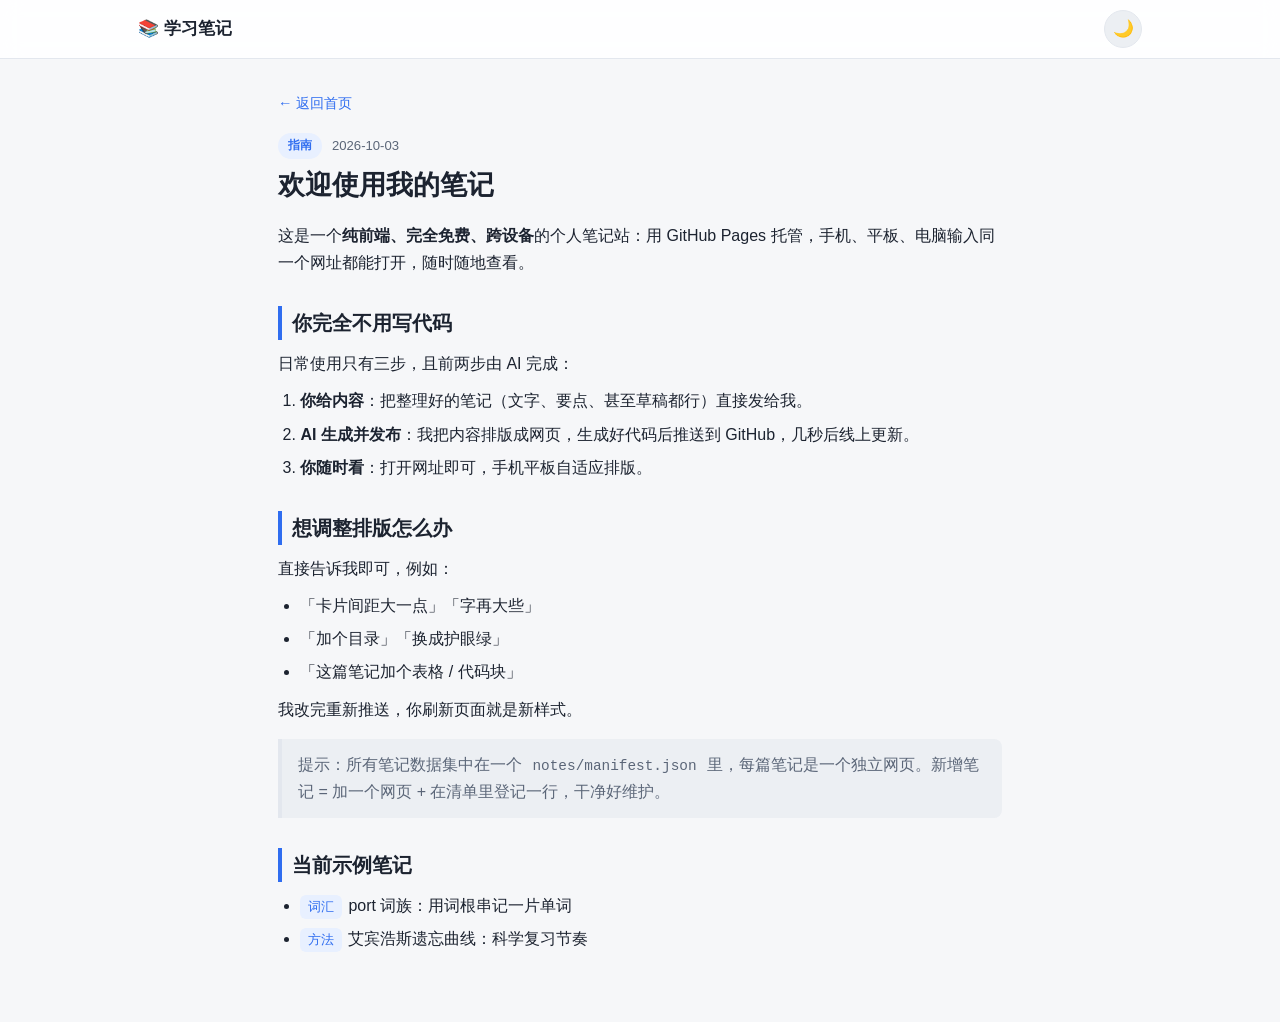
<file: notes/welcome.html>
<!DOCTYPE html>
<html lang="zh-CN" data-theme="light">
<head>
<meta charset="UTF-8">
<meta name="viewport" content="width=device-width, initial-scale=1.0">
<title>欢迎使用我的笔记</title>
<meta name="description" content="个人笔记站使用说明">
<script>const t=localStorage.getItem('theme');if(t)document.documentElement.setAttribute('data-theme',t);</script>
<link rel="stylesheet" href="../assets/style.css">
</head>
<body>
<header class="topbar">
  <div class="topbar-inner">
    <a class="brand" href="../index.html">📚 学习笔记</a>
    <button id="themeToggle" class="theme-btn" aria-label="切换主题" title="切换亮/暗色">🌙</button>
  </div>
</header>

<main class="container reading">
  <a class="back" href="../index.html">← 返回首页</a>
  <article class="note">
    <div class="note-meta"><span class="card-cat">指南</span><span>2026-10-03</span></div>
    <h1>欢迎使用我的笔记</h1>

    <p>这是一个<strong>纯前端、完全免费、跨设备</strong>的个人笔记站：用 GitHub Pages 托管，手机、平板、电脑输入同一个网址都能打开，随时随地查看。</p>

    <h2>你完全不用写代码</h2>
    <p>日常使用只有三步，且前两步由 AI 完成：</p>
    <ol>
      <li><strong>你给内容</strong>：把整理好的笔记（文字、要点、甚至草稿都行）直接发给我。</li>
      <li><strong>AI 生成并发布</strong>：我把内容排版成网页，生成好代码后推送到 GitHub，几秒后线上更新。</li>
      <li><strong>你随时看</strong>：打开网址即可，手机平板自适应排版。</li>
    </ol>

    <h2>想调整排版怎么办</h2>
    <p>直接告诉我即可，例如：</p>
    <ul>
      <li>「卡片间距大一点」「字再大些」</li>
      <li>「加个目录」「换成护眼绿」</li>
      <li>「这篇笔记加个表格 / 代码块」</li>
    </ul>
    <p>我改完重新推送，你刷新页面就是新样式。</p>

    <blockquote>提示：所有笔记数据集中在一个 <code>notes/manifest.json</code> 里，每篇笔记是一个独立网页。新增笔记 = 加一个网页 + 在清单里登记一行，干净好维护。</blockquote>

    <h2>当前示例笔记</h2>
    <ul>
      <li><span class="tag">词汇</span>port 词族：用词根串记一片单词</li>
      <li><span class="tag">方法</span>艾宾浩斯遗忘曲线：科学复习节奏</li>
    </ul>
  </article>
</main>

<script src="../assets/theme.js"></script>
</body>
</html>
</file>
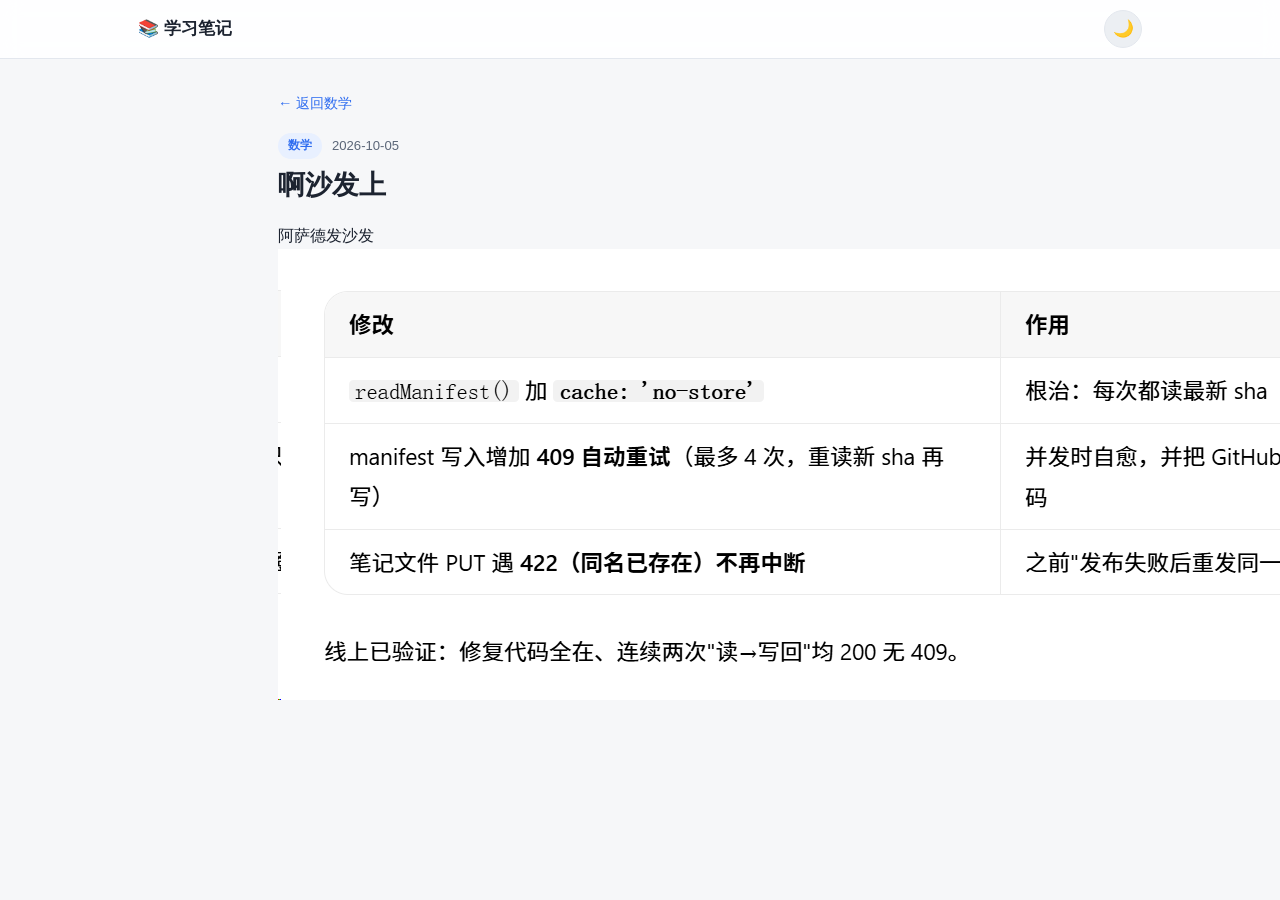
<file: notes/啊沙发上.html>
<!DOCTYPE html>
<html lang="zh-CN" data-theme="light">
<head>
<meta charset="UTF-8">
<meta name="viewport" content="width=device-width, initial-scale=1.0">
<title>啊沙发上</title>
<script>const t=localStorage.getItem("theme");if(t)document.documentElement.setAttribute("data-theme",t);</script>
<link rel="stylesheet" href="../assets/style.css">
</head>
<body>
<header class="topbar"><div class="topbar-inner"><a class="brand" href="../index.html">📚 学习笔记</a><button id="themeToggle" class="theme-btn" aria-label="切换主题">🌙</button></div></header>
<main class="container reading"><a class="back" href="../index.html#math">← 返回数学</a>
<article class="note"><div class="note-meta"><span class="card-cat">数学</span><span>2026-10-05</span></div>
<h1>啊沙发上</h1>
<p>阿萨德发沙发<img src="https://nozerocn.github.io/zerofox-biji/images/img-1791208042572-xu63.png" alt=""></p>

</article></main>
<script src="../assets/theme.js"></script>
</body></html>
</file>
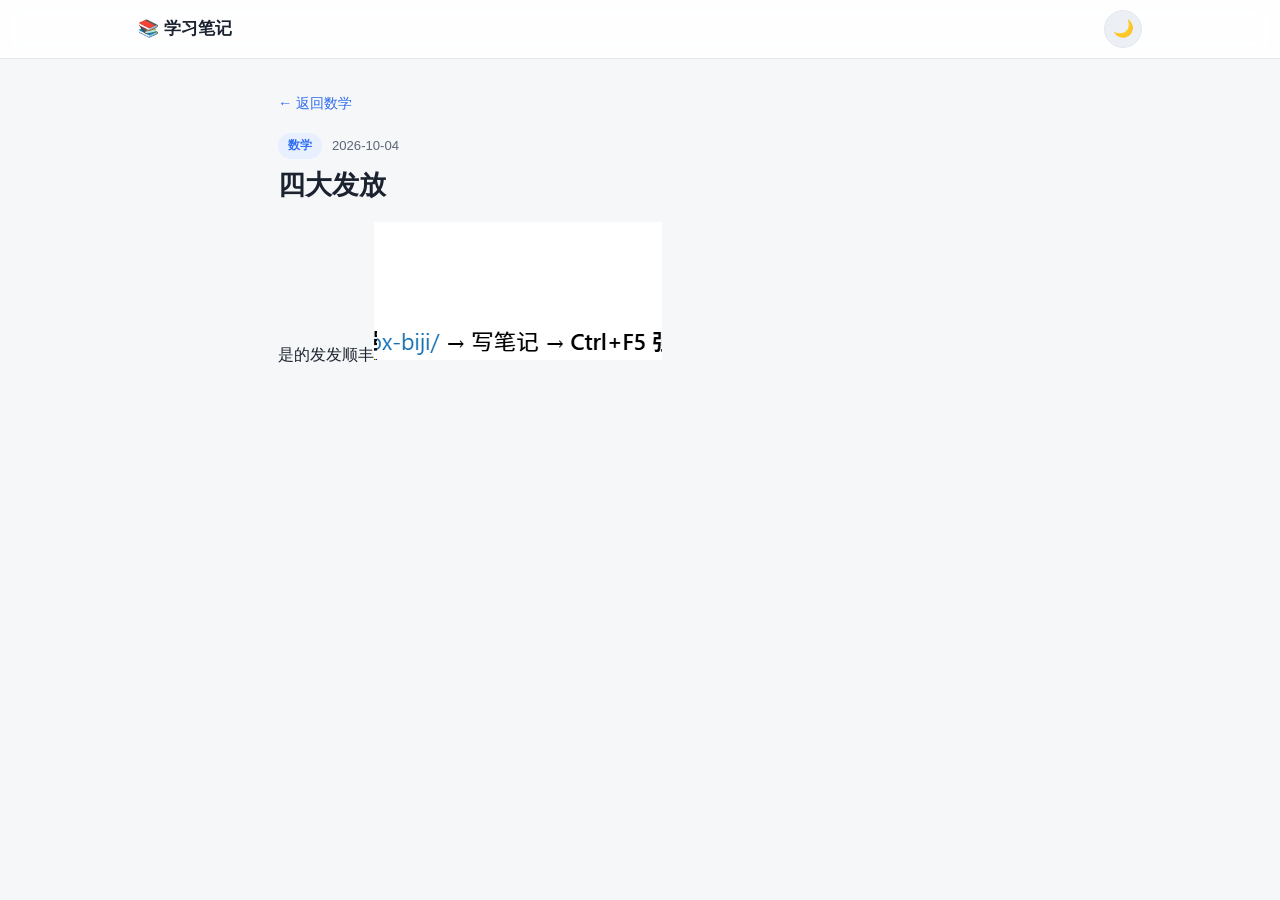
<file: notes/四大发放.html>
<!DOCTYPE html>
<html lang="zh-CN" data-theme="light">
<head>
<meta charset="UTF-8">
<meta name="viewport" content="width=device-width, initial-scale=1.0">
<title>四大发放</title>
<script>const t=localStorage.getItem("theme");if(t)document.documentElement.setAttribute("data-theme",t);</script>
<link rel="stylesheet" href="../assets/style.css">
</head>
<body>
<header class="topbar"><div class="topbar-inner"><a class="brand" href="../index.html">📚 学习笔记</a><button id="themeToggle" class="theme-btn" aria-label="切换主题">🌙</button></div></header>
<main class="container reading"><a class="back" href="../index.html#math">← 返回数学</a>
<article class="note"><div class="note-meta"><span class="card-cat">数学</span><span>2026-10-04</span></div>
<h1>四大发放</h1>
<p>是的发发顺丰<img src="https://nozerocn.github.io/zerofox-biji/images/img-1791114108403-c9hs.png" alt=""></p>

</article></main>
<script src="../assets/theme.js"></script>
</body></html>
</file>
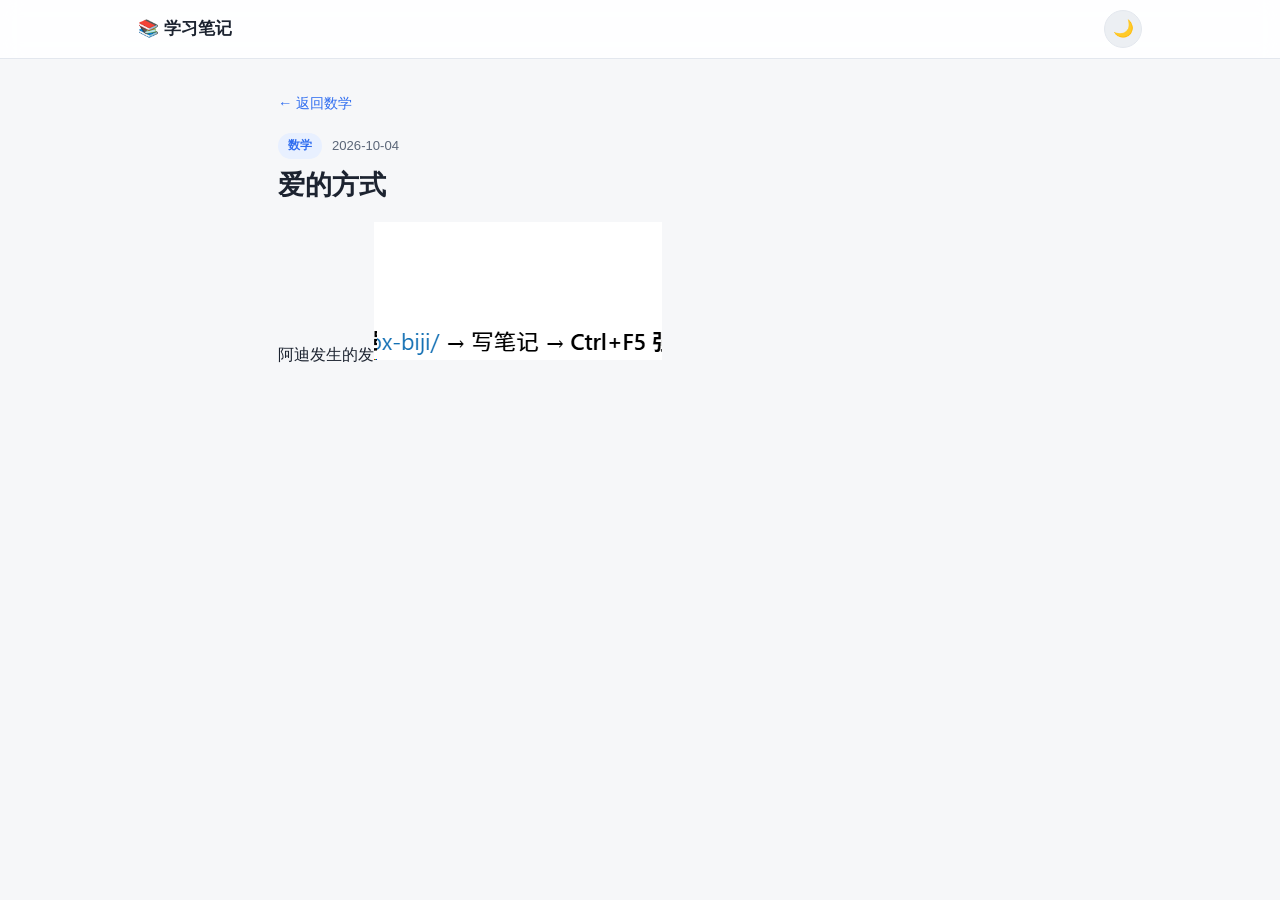
<file: notes/爱的方式.html>
<!DOCTYPE html>
<html lang="zh-CN" data-theme="light">
<head>
<meta charset="UTF-8">
<meta name="viewport" content="width=device-width, initial-scale=1.0">
<title>爱的方式</title>
<script>const t=localStorage.getItem("theme");if(t)document.documentElement.setAttribute("data-theme",t);</script>
<link rel="stylesheet" href="../assets/style.css">
</head>
<body>
<header class="topbar"><div class="topbar-inner"><a class="brand" href="../index.html">📚 学习笔记</a><button id="themeToggle" class="theme-btn" aria-label="切换主题">🌙</button></div></header>
<main class="container reading"><a class="back" href="../index.html#math">← 返回数学</a>
<article class="note"><div class="note-meta"><span class="card-cat">数学</span><span>2026-10-04</span></div>
<h1>爱的方式</h1>
<p>阿迪发生的发<img src="https://nozerocn.github.io/zerofox-biji/images/img-1791114075956-6t1x.png" alt=""></p>

</article></main>
<script src="../assets/theme.js"></script>
</body></html>
</file>
<file: assets/style.css>
/* ===== 主题变量（亮色默认，暗色通过 data-theme 切换） ===== */
:root {
  --bg: #f6f7f9;
  --bg-soft: #eceff3;
  --surface: #ffffff;
  --text: #1c2330;
  --text-soft: #5b6678;
  --border: #e3e7ee;
  --accent: #2f6df0;
  --accent-soft: #e8f0ff;
  --shadow: 0 1px 2px rgba(20,30,50,.06), 0 8px 24px rgba(20,30,50,.06);
  --radius: 14px;
}
[data-theme="dark"] {
  --bg: #0f141b;
  --bg-soft: #161d27;
  --surface: #1a212c;
  --text: #e7ecf3;
  --text-soft: #9aa6b8;
  --border: #2a3340;
  --accent: #5b8dff;
  --accent-soft: #1d2a44;
  --shadow: 0 1px 2px rgba(0,0,0,.4), 0 8px 24px rgba(0,0,0,.35);
}

* { box-sizing: border-box; }
html { -webkit-text-size-adjust: 100%; scroll-behavior: smooth; }
body {
  margin: 0;
  font-family: -apple-system, BlinkMacSystemFont, "Segoe UI", "PingFang SC",
    "Hiragino Sans GB", "Microsoft YaHei", Roboto, Helvetica, Arial, sans-serif;
  background: var(--bg);
  color: var(--text);
  line-height: 1.7;
  transition: background .25s ease, color .25s ease;
}

/* ===== 顶部导航（首页） ===== */
.nav {
  position: sticky; top: 0; z-index: 20;
  background: color-mix(in srgb, var(--surface) 88%, transparent);
  backdrop-filter: saturate(160%) blur(10px);
  border-bottom: 1px solid var(--border);
}
.nav-inner {
  max-width: 1040px; margin: 0 auto; padding: 10px 18px;
  display: flex; align-items: center; gap: 18px;
}
.brand {
  font-weight: 700; font-size: 1.05rem; color: var(--text);
  text-decoration: none; white-space: nowrap;
}
.nav-tabs { display: flex; gap: 4px; overflow-x: auto; flex: 1; scrollbar-width: none; }
.nav-tabs::-webkit-scrollbar { display: none; }
.tab {
  padding: 6px 13px; border-radius: 8px; white-space: nowrap;
  color: var(--text-soft); text-decoration: none; font-size: .93rem;
}
.tab:hover { color: var(--accent); background: var(--accent-soft); }
.tab-active { color: var(--accent); font-weight: 600; }
.theme-btn {
  width: 38px; height: 38px; flex: none; border-radius: 50%;
  border: 1px solid var(--border); background: var(--bg-soft); color: var(--text);
  font-size: 1.05rem; cursor: pointer; line-height: 1;
}
.theme-btn:hover { border-color: var(--accent); }

/* ===== 顶栏（笔记内页） ===== */
.topbar {
  position: sticky; top: 0; z-index: 20;
  background: color-mix(in srgb, var(--surface) 88%, transparent);
  backdrop-filter: saturate(160%) blur(10px);
  border-bottom: 1px solid var(--border);
}
.topbar-inner {
  max-width: 1040px; margin: 0 auto; padding: 10px 18px;
  display: flex; align-items: center; justify-content: space-between; gap: 12px;
}

/* ===== 容器与 Hero ===== */
.container { max-width: 880px; margin: 0 auto; padding: 26px 18px 60px; }
.hero { margin: 10px 0 8px; }
.hero.center { text-align: center; margin-bottom: 20px; }
.hero h1 { margin: 0; font-size: 2rem; letter-spacing: 1px; color: var(--accent); }
.hero .sub { margin: 8px 0 0; color: var(--text-soft); font-size: .98rem; }
.search {
  padding: 9px 14px; border-radius: 999px;
  border: 1px solid var(--border); background: var(--surface); color: var(--text);
  font-size: .92rem; outline: none;
}
.search:focus { border-color: var(--accent); box-shadow: 0 0 0 3px var(--accent-soft); }
.search.wide { margin-top: 18px; width: min(420px, 100%); }

/* ===== 科目分组 ===== */
.subject { margin-top: 30px; }
.subject-head {
  display: flex; align-items: center; gap: 10px;
  color: var(--sc, var(--accent));
  border-bottom: 2px solid color-mix(in srgb, var(--sc, var(--accent)) 22%, transparent);
  padding-bottom: 8px; margin-bottom: 4px;
}
.subject-icon { font-size: 1.3rem; }
.subject-head h2 { font-size: 1.18rem; margin: 0; letter-spacing: .5px; }

.items { display: flex; flex-direction: column; }
.item {
  display: flex; gap: 14px; align-items: flex-start;
  padding: 15px 10px; border-bottom: 1px solid var(--border);
  text-decoration: none; color: inherit; border-radius: 10px;
  transition: background .15s ease;
}
.item:hover { background: var(--surface); }
.item-icon { font-size: 1.45rem; width: 38px; flex: none; text-align: center; }
.item-body { flex: 1; min-width: 0; }
.item h3 { margin: 0; font-size: 1rem; font-weight: 600; }
.item p { margin: 3px 0 0; color: var(--text-soft); font-size: .86rem; }
.item-disabled { opacity: .55; }
.badge-soon {
  margin-left: auto; flex: none; align-self: center;
  font-size: .72rem; color: var(--text-soft);
  border: 1px solid var(--border); padding: 2px 9px; border-radius: 999px; white-space: nowrap;
}

.empty { color: var(--text-soft); text-align: center; padding: 40px 0; }

/* ===== 阅读页 ===== */
.reading { max-width: 760px; }
.back {
  display: inline-block; margin: 6px 0 18px; color: var(--accent);
  text-decoration: none; font-size: .9rem;
}
.back:hover { text-decoration: underline; }
.note-meta { display: flex; gap: 10px; align-items: center; color: var(--text-soft);
  font-size: .82rem; margin-bottom: 8px; }
.card-cat {
  display: inline-block; font-size: .72rem; padding: 3px 10px; border-radius: 999px;
  background: var(--accent-soft); color: var(--accent); font-weight: 600;
}
.note h1 { font-size: 1.7rem; margin: 6px 0 18px; line-height: 1.35; }
.note h2 { font-size: 1.25rem; margin: 30px 0 10px; border-left: 4px solid var(--accent); padding-left: 10px; }
.note h3 { font-size: 1.05rem; margin: 22px 0 8px; }
.note p { margin: 10px 0; }
.note ul, .note ol { padding-left: 1.4em; margin: 10px 0; }
.note li { margin: 6px 0; }
.note code {
  background: var(--bg-soft); padding: 2px 6px; border-radius: 6px;
  font-family: ui-monospace, SFMono-Regular, Menlo, Consolas, monospace; font-size: .9em;
}
.note blockquote {
  margin: 16px 0; padding: 12px 16px; border-left: 4px solid var(--border);
  background: var(--bg-soft); color: var(--text-soft); border-radius: 0 8px 8px 0;
}
.note table { width: 100%; border-collapse: collapse; margin: 16px 0; font-size: .92rem; }
.note th, .note td { border: 1px solid var(--border); padding: 8px 12px; text-align: left; }
.note th { background: var(--bg-soft); }
.note .tag { display:inline-block; background: var(--accent-soft); color: var(--accent);
  border-radius: 6px; padding: 1px 8px; font-size: .82rem; margin-right: 6px; }

/* ===== 页脚 ===== */
.footer {
  text-align: center; color: var(--text-soft); font-size: .82rem;
  padding: 26px 18px 36px;
}
.footer a { color: var(--accent); text-decoration: none; }
.footer a:hover { text-decoration: underline; }

@media (max-width: 520px) {
  .hero h1 { font-size: 1.6rem; }
  .nav-inner { gap: 10px; }
}

/* ===== 写笔记页 ===== */
.write-link {
  flex: none; padding: 6px 13px; border-radius: 8px;
  background: var(--accent); color: #fff; text-decoration: none;
  font-size: .9rem; font-weight: 600; white-space: nowrap;
}
.write-link:hover { opacity: .9; }

.form { display: flex; flex-direction: column; gap: 16px; margin-top: 6px; }
.field { display: flex; flex-direction: column; gap: 6px; }
.field label { font-size: .88rem; color: var(--text-soft); font-weight: 600; }
.field input, .field select, .field textarea {
  padding: 11px 13px; border-radius: 10px; border: 1px solid var(--border);
  background: var(--surface); color: var(--text); font-size: .95rem; font-family: inherit; outline: none;
}
.field input:focus, .field select:focus, .field textarea:focus {
  border-color: var(--accent); box-shadow: 0 0 0 3px var(--accent-soft);
}
.field textarea {
  min-height: 260px; resize: vertical; line-height: 1.6;
  font-family: ui-monospace, Menlo, Consolas, monospace; font-size: .9rem;
}
.row2 { display: grid; grid-template-columns: 2fr 1fr; gap: 12px; }

.settings {
  border: 1px dashed var(--border); border-radius: 12px; padding: 16px;
  background: var(--bg-soft); display: flex; flex-direction: column; gap: 12px;
}
.settings > summary { cursor: pointer; font-weight: 600; }
.settings .grid2 { display: grid; grid-template-columns: 1fr 1fr; gap: 12px; }

.editor-grid { display: grid; grid-template-columns: 1fr 1fr; gap: 16px; }
.preview-pane {
  border: 1px solid var(--border); border-radius: 10px; padding: 16px;
  background: var(--surface); min-height: 260px; overflow: auto;
}
.preview-pane .ph { color: var(--text-soft); font-size: .85rem; }

.actions { display: flex; gap: 12px; flex-wrap: wrap; }
.btn {
  padding: 11px 22px; border-radius: 10px; border: 1px solid var(--border);
  background: var(--surface); color: var(--text); font-size: .95rem; cursor: pointer; font-weight: 600;
}
.btn:hover { border-color: var(--accent); }
.btn-primary { background: var(--accent); color: #fff; border-color: var(--accent); }
.btn-primary:hover { opacity: .92; }
.btn:disabled { opacity: .5; cursor: not-allowed; }
.btn-sm { padding: 5px 13px; font-size: .8rem; border-radius: 8px; vertical-align: middle; margin-left: 8px; }
.field label .hint { font-weight: 400; font-size: .78rem; color: var(--text-soft); margin-left: 8px; }

.status { font-size: .9rem; padding: 12px 14px; border-radius: 10px; display: none; }
.status a { color: inherit; font-weight: 600; }
.status.ok { display: block; background: color-mix(in srgb, #16a34a 14%, var(--surface)); color: #15803d; }
.status.err { display: block; background: color-mix(in srgb, #dc2626 12%, var(--surface)); color: #b91c1c; }
.status.info { display: block; background: var(--accent-soft); color: var(--accent); }

@media (max-width: 720px) {
  .editor-grid { grid-template-columns: 1fr; }
  .settings .grid2 { grid-template-columns: 1fr; }
  .row2 { grid-template-columns: 1fr; }
}

/* ===== 登录页 ===== */
.login-wrap { max-width: 380px; display: flex; align-items: center; min-height: 72vh; margin: 0 auto; }
.login-card { width: 100%; background: var(--surface); border: 1px solid var(--border); border-radius: var(--radius); box-shadow: var(--shadow); padding: 28px 26px; }
.login-card h1 { margin: 0 0 4px; font-size: 1.5rem; }
.login-card .sub { margin: 0 0 18px; color: var(--text-soft); font-size: .9rem; }

/* ===== 顶栏登录区 ===== */
.nav-auth { display: flex; align-items: center; gap: 10px; flex: none; }
.nav-auth .uname { font-size: .85rem; color: var(--text-soft); }
.login-btn { padding: 6px 13px; border-radius: 8px; border: 1px solid var(--border); background: var(--surface); color: var(--text); text-decoration: none; font-size: .9rem; cursor: pointer; }
.login-btn:hover { border-color: var(--accent); }

/* ===== 笔记卡片管理操作 ===== */
.item-actions { display: flex; gap: 8px; margin-left: auto; flex: none; align-self: center; }
.item-actions .del { border: 1px solid var(--border); background: var(--bg-soft); color: var(--text-soft); border-radius: 8px; padding: 4px 10px; font-size: .8rem; cursor: pointer; font-family: inherit; }
.item-actions .del:hover { border-color: #dc2626; color: #dc2626; }
</file>
